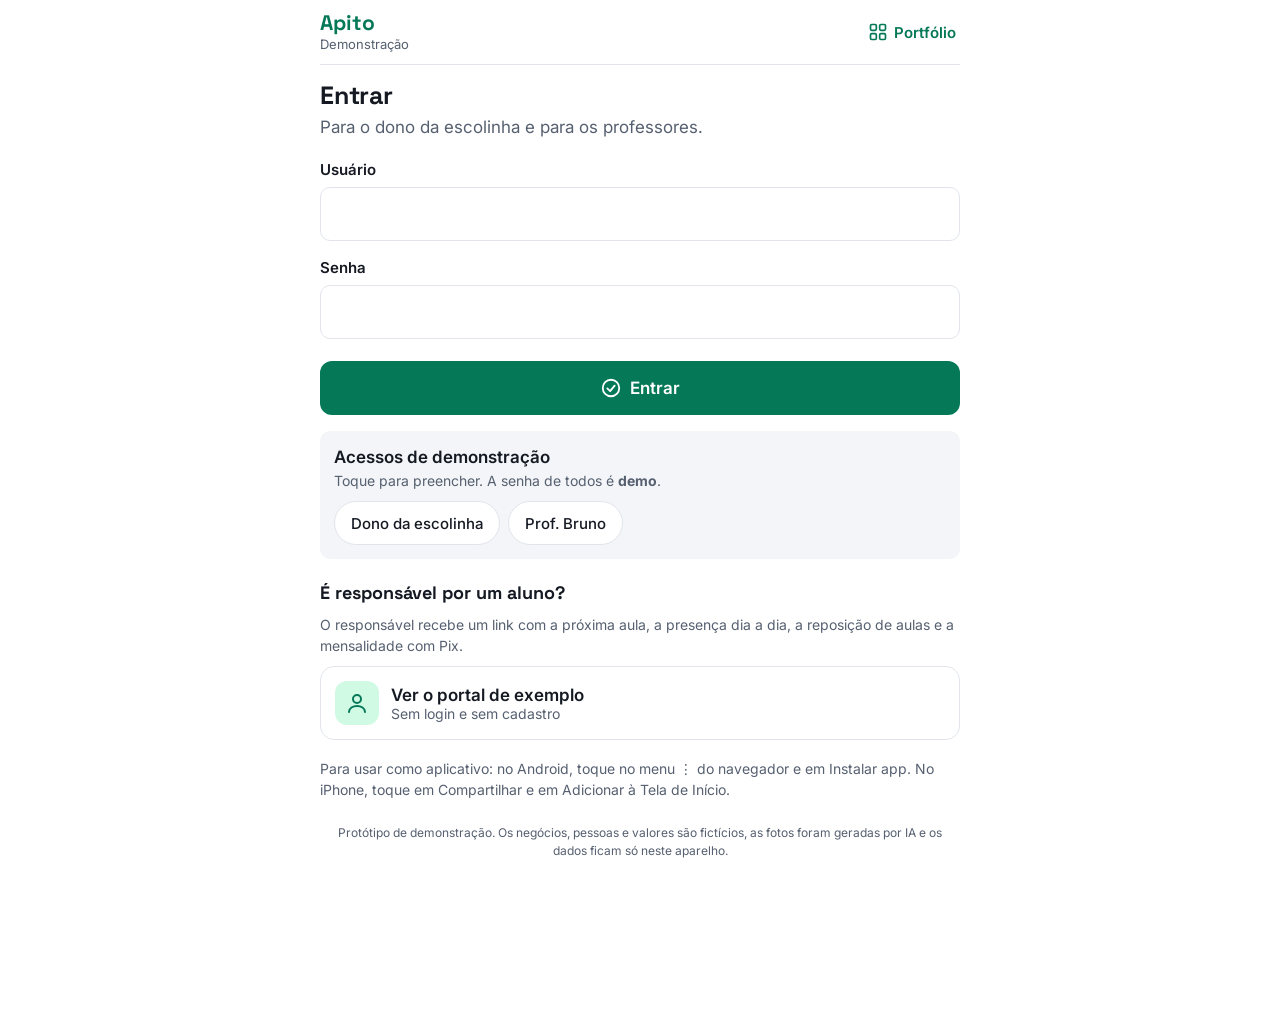
<file: apito/index.html>
<!doctype html>
<html lang="pt-BR">
<head>
<meta charset="utf-8">
<meta name="viewport" content="width=device-width,initial-scale=1,viewport-fit=cover">
<title>Apito · Demonstração</title>
<meta name="description" content="Gestão de escolinhas de esporte e dança: turmas, chamada pelo celular, aviso de falta, reposição de aula com Pix e mensalidade.">
<meta name="robots" content="noindex">
<meta name="theme-color" content="#047857">
<link rel="manifest" href="manifest.webmanifest">
<link rel="icon" href="favicon-64.png" sizes="64x64" type="image/png">
<link rel="icon" href="favicon-32.png" sizes="32x32" type="image/png">
<link rel="apple-touch-icon" href="apple-touch-icon.png">
<meta name="apple-mobile-web-app-capable" content="yes">
<meta name="apple-mobile-web-app-title" content="Apito">
<link rel="preconnect" href="https://fonts.googleapis.com">
<link rel="stylesheet" href="https://fonts.googleapis.com/css2?family=Inter:wght@400;500;600;700&family=Space+Grotesk:wght@500;600;700&display=swap">
<link rel="stylesheet" href="styles.css">
</head>
<body>
<div class="app-wrap">
<div id="app"></div>
<p class="legend-note">Protótipo de demonstração. Os negócios, pessoas e valores são fictícios, as fotos foram geradas por IA e os dados ficam só neste aparelho.</p>
<div class="toast" id="toast" hidden></div>
<dialog class="dz" id="dz"><img id="dzimg" alt="Foto ampliada"><button type="button" class="btn ghost lg" data-act="fechar">Fechar</button></dialog>
<dialog id="dlg"><div id="dlgc"></div></dialog>
</div>
<script src="shell.js"></script>
<script src="app.js"></script>
<script src="engine.js"></script>
</body>
</html>
</file>
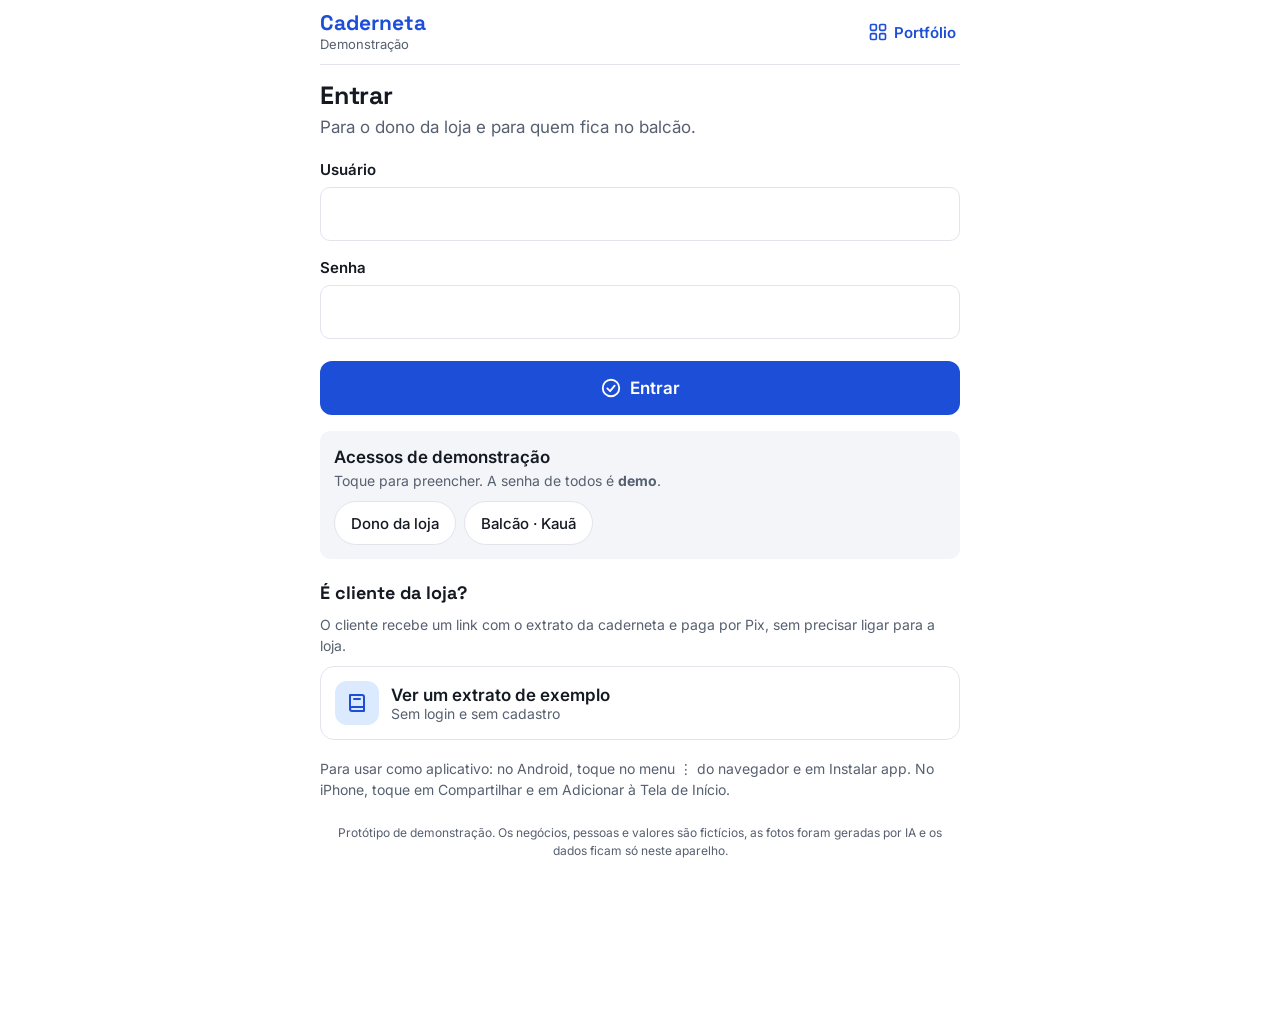
<file: caderneta/index.html>
<!doctype html>
<html lang="pt-BR">
<head>
<meta charset="utf-8">
<meta name="viewport" content="width=device-width,initial-scale=1,viewport-fit=cover">
<title>Caderneta · Demonstração</title>
<meta name="description" content="O fiado da loja de bairro no celular: quem deve, quanto, cobrança por WhatsApp e extrato por link.">
<meta name="robots" content="noindex">
<meta name="theme-color" content="#1d4ed8">
<link rel="manifest" href="manifest.webmanifest">
<link rel="icon" href="favicon-64.png" sizes="64x64" type="image/png">
<link rel="icon" href="favicon-32.png" sizes="32x32" type="image/png">
<link rel="apple-touch-icon" href="apple-touch-icon.png">
<meta name="apple-mobile-web-app-capable" content="yes">
<meta name="apple-mobile-web-app-title" content="Caderneta">
<link rel="preconnect" href="https://fonts.googleapis.com">
<link rel="stylesheet" href="https://fonts.googleapis.com/css2?family=Inter:wght@400;500;600;700&family=Space+Grotesk:wght@500;600;700&display=swap">
<link rel="stylesheet" href="styles.css">
</head>
<body>
<div class="app-wrap">
<div id="app"></div>
<p class="legend-note">Protótipo de demonstração. Os negócios, pessoas e valores são fictícios, as fotos foram geradas por IA e os dados ficam só neste aparelho.</p>
<div class="toast" id="toast" hidden></div>
<dialog class="dz" id="dz"><img id="dzimg" alt="Foto ampliada"><button type="button" class="btn ghost lg" data-act="fechar">Fechar</button></dialog>
<dialog id="dlg"><div id="dlgc"></div></dialog>
</div>
<script src="shell.js"></script>
<script src="app.js"></script>
<script src="engine.js"></script>
</body>
</html>
</file>
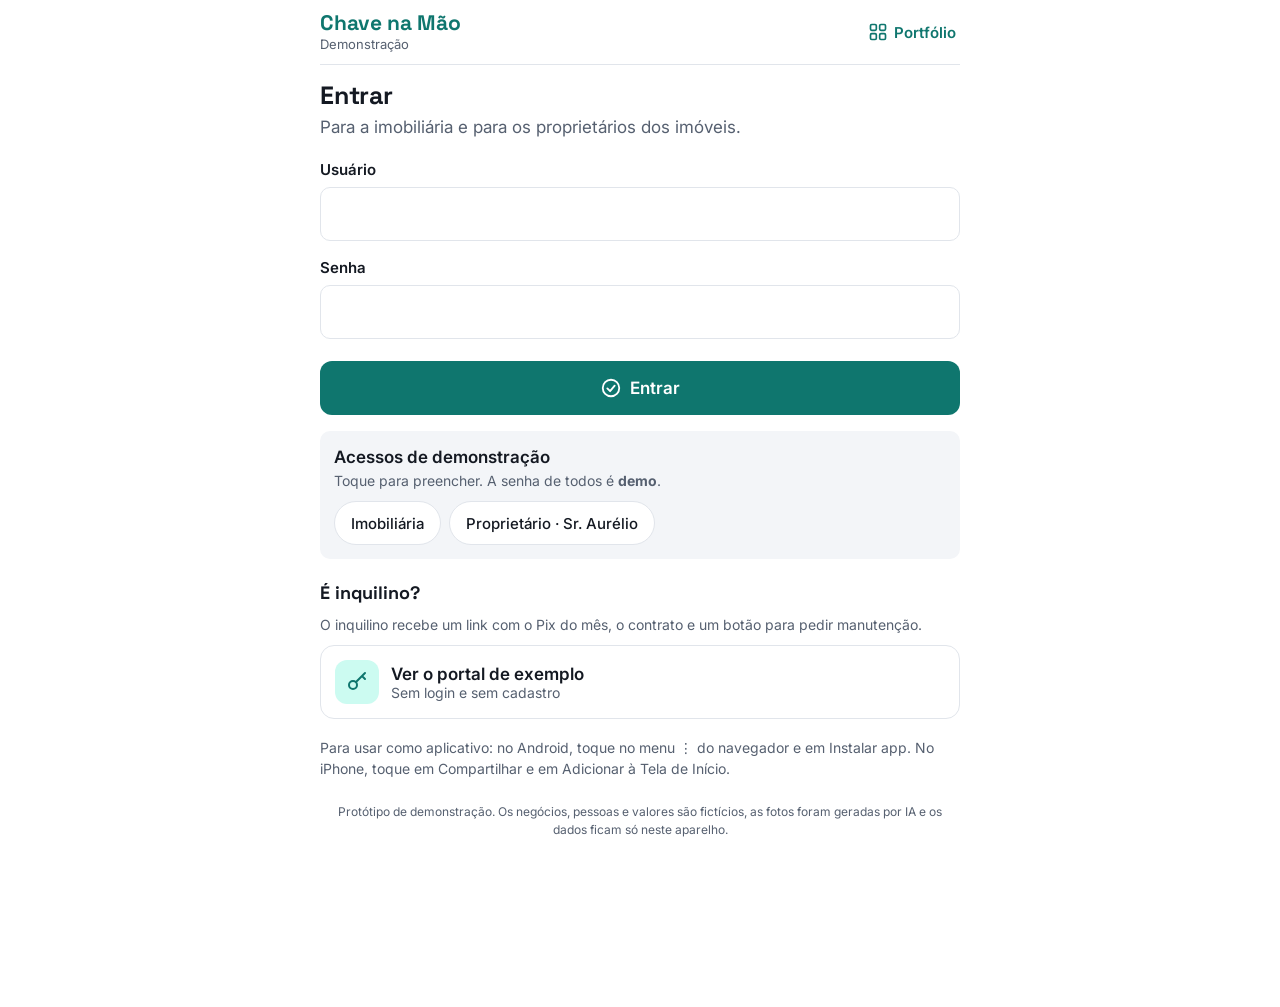
<file: chave/index.html>
<!doctype html>
<html lang="pt-BR">
<head>
<meta charset="utf-8">
<meta name="viewport" content="width=device-width,initial-scale=1,viewport-fit=cover">
<title>Chave na Mão · Demonstração</title>
<meta name="description" content="Gestão de aluguéis para imobiliárias pequenas: contratos, cobrança, repasse e portal do inquilino.">
<meta name="robots" content="noindex">
<meta name="theme-color" content="#0f766e">
<link rel="manifest" href="manifest.webmanifest">
<link rel="icon" href="favicon-64.png" sizes="64x64" type="image/png">
<link rel="icon" href="favicon-32.png" sizes="32x32" type="image/png">
<link rel="apple-touch-icon" href="apple-touch-icon.png">
<meta name="apple-mobile-web-app-capable" content="yes">
<meta name="apple-mobile-web-app-title" content="Chave na Mão">
<link rel="preconnect" href="https://fonts.googleapis.com">
<link rel="stylesheet" href="https://fonts.googleapis.com/css2?family=Inter:wght@400;500;600;700&family=Space+Grotesk:wght@500;600;700&display=swap">
<link rel="stylesheet" href="styles.css">
</head>
<body>
<div class="app-wrap">
<div id="app"></div>
<p class="legend-note">Protótipo de demonstração. Os negócios, pessoas e valores são fictícios, as fotos foram geradas por IA e os dados ficam só neste aparelho.</p>
<div class="toast" id="toast" hidden></div>
<dialog class="dz" id="dz"><img id="dzimg" alt="Foto ampliada"><button type="button" class="btn ghost lg" data-act="fechar">Fechar</button></dialog>
<dialog id="dlg"><div id="dlgc"></div></dialog>
</div>
<script src="shell.js"></script>
<script src="app.js"></script>
<script src="engine.js"></script>
</body>
</html>
</file>
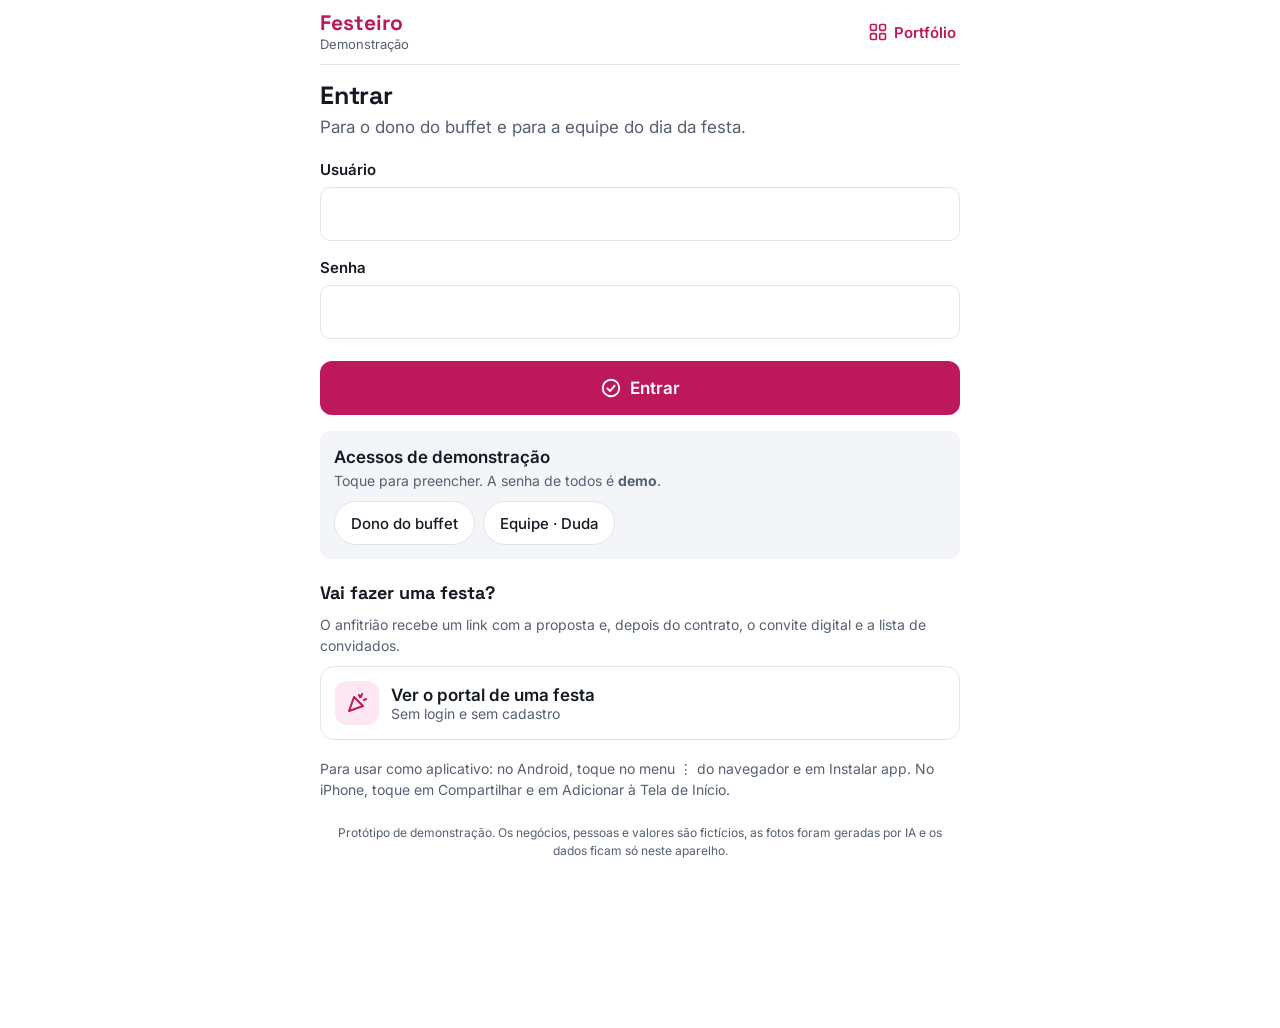
<file: festeiro/index.html>
<!doctype html>
<html lang="pt-BR">
<head>
<meta charset="utf-8">
<meta name="viewport" content="width=device-width,initial-scale=1,viewport-fit=cover">
<title>Festeiro · Demonstração</title>
<meta name="description" content="Buffet infantil e salão de festas: agenda por salão, proposta, contrato e portal do anfitrião.">
<meta name="robots" content="noindex">
<meta name="theme-color" content="#be185d">
<link rel="manifest" href="manifest.webmanifest">
<link rel="icon" href="favicon-64.png" sizes="64x64" type="image/png">
<link rel="icon" href="favicon-32.png" sizes="32x32" type="image/png">
<link rel="apple-touch-icon" href="apple-touch-icon.png">
<meta name="apple-mobile-web-app-capable" content="yes">
<meta name="apple-mobile-web-app-title" content="Festeiro">
<link rel="preconnect" href="https://fonts.googleapis.com">
<link rel="stylesheet" href="https://fonts.googleapis.com/css2?family=Inter:wght@400;500;600;700&family=Space+Grotesk:wght@500;600;700&display=swap">
<link rel="stylesheet" href="styles.css">
</head>
<body>
<div class="app-wrap">
<div id="app"></div>
<p class="legend-note">Protótipo de demonstração. Os negócios, pessoas e valores são fictícios, as fotos foram geradas por IA e os dados ficam só neste aparelho.</p>
<div class="toast" id="toast" hidden></div>
<dialog class="dz" id="dz"><img id="dzimg" alt="Foto ampliada"><button type="button" class="btn ghost lg" data-act="fechar">Fechar</button></dialog>
<dialog id="dlg"><div id="dlgc"></div></dialog>
</div>
<script src="shell.js"></script>
<script src="app.js"></script>
<script src="engine.js"></script>
</body>
</html>
</file>
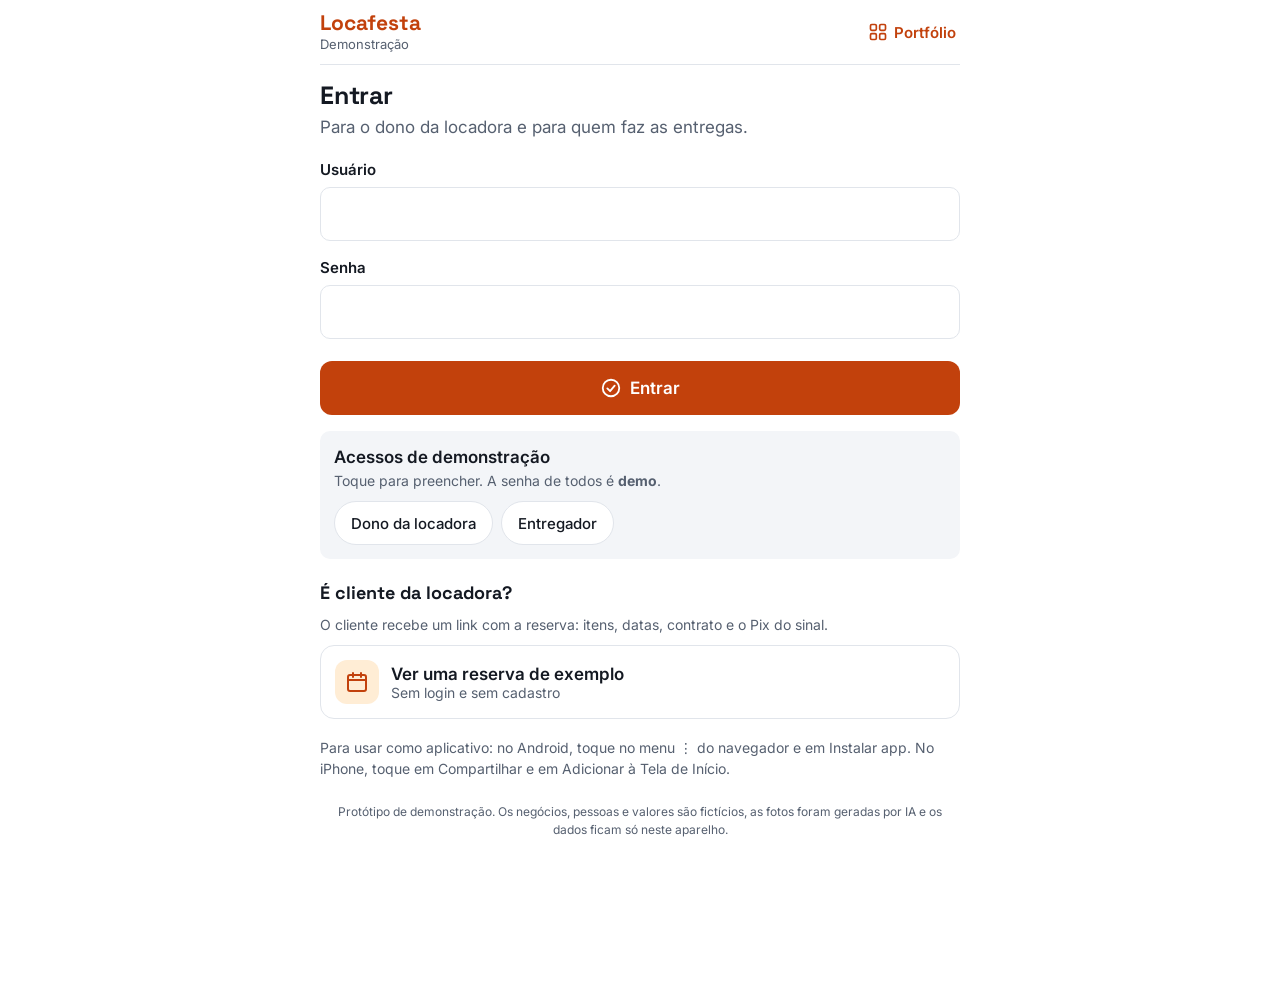
<file: locafesta/index.html>
<!doctype html>
<html lang="pt-BR">
<head>
<meta charset="utf-8">
<meta name="viewport" content="width=device-width,initial-scale=1,viewport-fit=cover">
<title>Locafesta · Demonstração</title>
<meta name="description" content="Locação de brinquedos e itens para festas: reservas com sinal, contrato e rota de entrega.">
<meta name="robots" content="noindex">
<meta name="theme-color" content="#c2410c">
<link rel="manifest" href="manifest.webmanifest">
<link rel="icon" href="favicon-64.png" sizes="64x64" type="image/png">
<link rel="icon" href="favicon-32.png" sizes="32x32" type="image/png">
<link rel="apple-touch-icon" href="apple-touch-icon.png">
<meta name="apple-mobile-web-app-capable" content="yes">
<meta name="apple-mobile-web-app-title" content="Locafesta">
<link rel="preconnect" href="https://fonts.googleapis.com">
<link rel="stylesheet" href="https://fonts.googleapis.com/css2?family=Inter:wght@400;500;600;700&family=Space+Grotesk:wght@500;600;700&display=swap">
<link rel="stylesheet" href="styles.css">
</head>
<body>
<div class="app-wrap">
<div id="app"></div>
<p class="legend-note">Protótipo de demonstração. Os negócios, pessoas e valores são fictícios, as fotos foram geradas por IA e os dados ficam só neste aparelho.</p>
<div class="toast" id="toast" hidden></div>
<dialog class="dz" id="dz"><img id="dzimg" alt="Foto ampliada"><button type="button" class="btn ghost lg" data-act="fechar">Fechar</button></dialog>
<dialog id="dlg"><div id="dlgc"></div></dialog>
</div>
<script src="shell.js"></script>
<script src="app.js"></script>
<script src="engine.js"></script>
</body>
</html>
</file>
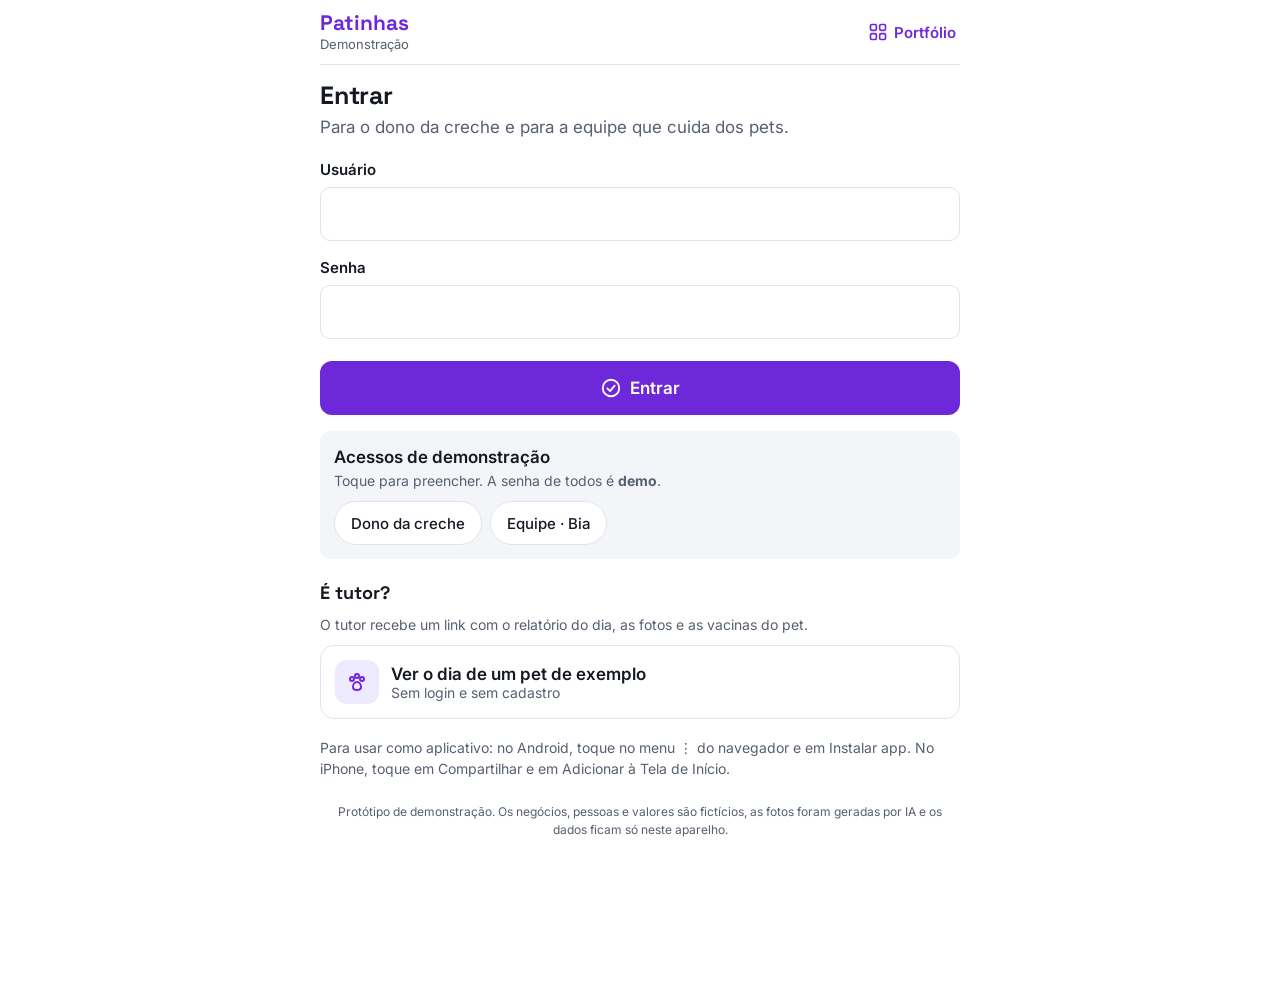
<file: patinhas/index.html>
<!doctype html>
<html lang="pt-BR">
<head>
<meta charset="utf-8">
<meta name="viewport" content="width=device-width,initial-scale=1,viewport-fit=cover">
<title>Patinhas · Demonstração</title>
<meta name="description" content="Creche, hotel e banho e tosa para pets: vagas por dia, vacinas e relatório do dia para o tutor.">
<meta name="robots" content="noindex">
<meta name="theme-color" content="#6d28d9">
<link rel="manifest" href="manifest.webmanifest">
<link rel="icon" href="favicon-64.png" sizes="64x64" type="image/png">
<link rel="icon" href="favicon-32.png" sizes="32x32" type="image/png">
<link rel="apple-touch-icon" href="apple-touch-icon.png">
<meta name="apple-mobile-web-app-capable" content="yes">
<meta name="apple-mobile-web-app-title" content="Patinhas">
<link rel="preconnect" href="https://fonts.googleapis.com">
<link rel="stylesheet" href="https://fonts.googleapis.com/css2?family=Inter:wght@400;500;600;700&family=Space+Grotesk:wght@500;600;700&display=swap">
<link rel="stylesheet" href="styles.css">
</head>
<body>
<div class="app-wrap">
<div id="app"></div>
<p class="legend-note">Protótipo de demonstração. Os negócios, pessoas e valores são fictícios, as fotos foram geradas por IA e os dados ficam só neste aparelho.</p>
<div class="toast" id="toast" hidden></div>
<dialog class="dz" id="dz"><img id="dzimg" alt="Foto ampliada"><button type="button" class="btn ghost lg" data-act="fechar">Fechar</button></dialog>
<dialog id="dlg"><div id="dlgc"></div></dialog>
</div>
<script src="shell.js"></script>
<script src="app.js"></script>
<script src="engine.js"></script>
</body>
</html>
</file>
<file: apito/styles.css>
:root{--accent:#047857;--accent-ink:#ffffff;--accent-soft:#d1fae5}
@media (prefers-color-scheme:dark){:root:not([data-theme="light"]){--accent:#6ee7b7;--accent-ink:#022c22;--accent-soft:#0f2e24}}
:root[data-theme="dark"]{--accent:#6ee7b7;--accent-ink:#022c22;--accent-soft:#0f2e24}
:root{
--page:#ffffff;--bg:#eceff3;--dot:#cdd3dc;--surface:#ffffff;--surface2:#f3f5f8;--fg:#141922;--muted:#566070;--line:#e1e5eb;--chrome:#1c212b;
--ok:#177a43;--ok-soft:#dff3e6;--warn:#8f5700;--warn-soft:#fcefd0;--bad:#b42e28;--bad-soft:#fadfdd;
--fd:'Space Grotesk',system-ui,sans-serif;--fb:'Inter',system-ui,sans-serif;
}
@media (prefers-color-scheme:dark){:root:not([data-theme="light"]){
--page:#0b0e13;--bg:#12161d;--dot:#262c37;--surface:#1a1f28;--surface2:#232934;--fg:#edf0f5;--muted:#9ca5b4;--line:#2c3340;--chrome:#343c4b;
--ok:#52c984;--ok-soft:#173a29;--warn:#e9b24d;--warn-soft:#3b2d12;--bad:#f08a84;--bad-soft:#40201f;color-scheme:dark}}
:root[data-theme="dark"]{
--page:#0b0e13;--bg:#12161d;--dot:#262c37;--surface:#1a1f28;--surface2:#232934;--fg:#edf0f5;--muted:#9ca5b4;--line:#2c3340;--chrome:#343c4b;
--ok:#52c984;--ok-soft:#173a29;--warn:#e9b24d;--warn-soft:#3b2d12;--bad:#f08a84;--bad-soft:#40201f;color-scheme:dark}
*{box-sizing:border-box}
body{margin:0;background:var(--page);color:var(--fg);font-family:var(--fb);font-size:14px;line-height:1.5;padding-block:40px 64px;padding-left:max(16px,env(safe-area-inset-left,0px));padding-right:max(16px,env(safe-area-inset-right,0px))}
.wrap{max-width:1180px;margin:0 auto;display:flex;flex-direction:column;gap:44px}
h1,h2,h3{font-family:var(--fd);margin:0;text-wrap:balance}
h1{font-size:clamp(32px,6vw,48px);line-height:1.05;letter-spacing:-.02em}
h2{font-size:22px;margin-bottom:18px}
.lead{font-size:17px;color:var(--muted);max-width:60ch;margin:12px 0 0}
.brand{font:600 12px var(--fb);letter-spacing:.08em;text-transform:uppercase;color:var(--accent);margin:0 0 10px}
.chips{display:flex;flex-wrap:wrap;gap:8px;margin-top:16px}
.chip{display:inline-block;padding:2px 9px;border-radius:999px;font-size:11px;font-weight:600;background:var(--surface2);color:var(--muted);white-space:nowrap}
.chip.acc{background:var(--accent-soft);color:var(--accent)}
.chip.ok{background:var(--ok-soft);color:var(--ok)}
.chip.warn{background:var(--warn-soft);color:var(--warn)}
.chip.bad{background:var(--bad-soft);color:var(--bad)}
.hero .chip{font-size:12px;padding:4px 12px}
.cols{display:grid;grid-template-columns:repeat(auto-fit,minmax(300px,1fr));gap:28px 40px}
.group h3{font-size:12px;text-transform:uppercase;letter-spacing:.08em;color:var(--muted);margin-bottom:14px;font-family:var(--fb);font-weight:600}
.feats{list-style:none;margin:0;padding:0;display:flex;flex-direction:column;gap:12px}
.feats li{display:flex;gap:12px;align-items:flex-start}
.feats li::before{content:"";flex:none;width:8px;height:8px;margin-top:7px;border-radius:50%;background:var(--accent)}
.later li::before{background:transparent;border:2px solid var(--muted)}
.feats div{min-width:0}
.feats b{font-weight:600}
.feats span{display:block;color:var(--muted);font-size:13px}
.canvas{background-color:var(--bg);background-image:radial-gradient(var(--dot) 1px,transparent 1px);background-size:20px 20px;border:1px solid var(--line);border-radius:16px;padding:28px;display:flex;gap:36px;align-items:flex-start;overflow-x:auto}
.fr{flex:none;display:flex;flex-direction:column;gap:10px}
.fl{font-size:12px;font-weight:600;color:var(--muted)}
.fl small{font-weight:400;margin-left:6px}
.win{width:740px;background:var(--surface);border-radius:12px;box-shadow:0 1px 2px rgba(0,0,0,.1),0 10px 30px rgba(0,0,0,.1);overflow:hidden;font-size:12px}
.wbar{display:flex;align-items:center;gap:6px;padding:9px 12px;background:var(--surface2);border-bottom:1px solid var(--line)}
.wbar i{width:9px;height:9px;border-radius:50%;background:var(--line)}
.wbar u{text-decoration:none;margin-left:10px;font-size:11px;color:var(--muted);background:var(--surface);padding:2px 12px;border-radius:6px}
.app{display:grid;grid-template-columns:140px 1fr;min-height:430px}
.side{border-right:1px solid var(--line);padding:14px 10px;display:flex;flex-direction:column;gap:2px}
.side .logo{font:700 14px var(--fd);padding:0 8px 12px;color:var(--accent)}
.side a{padding:7px 10px;border-radius:7px;color:var(--muted);font-weight:500}
.side a.on{background:var(--accent-soft);color:var(--accent);font-weight:600}
.main{padding:16px 18px;display:flex;flex-direction:column;gap:14px;min-width:0}
.mh{display:flex;justify-content:space-between;align-items:center;gap:10px;flex-wrap:wrap}
.mh b{font:600 16px var(--fd)}
.ph{width:300px;background:var(--surface);border:8px solid var(--chrome);border-radius:36px;overflow:hidden;font-size:12px}
.screen{min-height:590px;display:flex;flex-direction:column}
.status{display:flex;justify-content:space-between;padding:8px 18px 2px;font-size:10px;font-weight:600}
.appbar{padding:6px 14px 12px;display:flex;align-items:center;justify-content:space-between;gap:8px}
.abt{font:600 16px var(--fd)}
.pad{padding:0 14px;display:flex;flex-direction:column;gap:10px;flex:1}
.foot{padding:12px 14px 16px;display:flex;flex-direction:column;gap:8px;border-top:1px solid var(--line)}
.btn{display:inline-flex;align-items:center;justify-content:center;gap:6px;padding:8px 12px;border-radius:8px;background:var(--accent);color:var(--accent-ink);font-weight:600;font-size:12px;white-space:nowrap}
.btn.ghost{background:transparent;border:1px solid var(--line);color:var(--fg)}
.btn.block{display:flex;width:100%;padding:12px;font-size:13px}
.card{background:var(--surface2);border-radius:10px;padding:10px 12px}
.row{display:flex;align-items:center;gap:10px;padding:9px 0;border-bottom:1px solid var(--line)}
.row:last-child{border-bottom:0}
.grow{flex:1;min-width:0}
.t{font-weight:600}
.m{color:var(--muted);font-size:11px}
.thumb{flex:none;width:38px;height:38px;border-radius:9px;background:var(--accent-soft);color:var(--accent);display:grid;place-items:center;font:700 14px var(--fd)}
.kpis{display:grid;grid-template-columns:repeat(3,1fr);gap:10px}
.kpi{background:var(--surface2);border-radius:10px;padding:10px 12px}
.kpi b{display:block;font:700 20px var(--fd);margin-top:2px}
.bar{height:8px;border-radius:99px;background:var(--surface2);overflow:hidden}
.card .bar{background:var(--line)}
.bar>i{display:block;height:100%;background:var(--accent);border-radius:99px}
.tog{flex:none;display:flex;border:1px solid var(--line);border-radius:8px;overflow:hidden;font-weight:600;font-size:11px}
.tog span{padding:5px 9px;color:var(--muted)}
.tog .on{background:var(--ok-soft);color:var(--ok)}
.tog .off{background:var(--bad-soft);color:var(--bad)}
.photo{height:84px;border-radius:10px;background:linear-gradient(135deg,var(--accent-soft),var(--surface2));display:grid;place-items:center;color:var(--accent);font-weight:600;font-size:11px}
.gantt{display:grid;grid-template-columns:118px repeat(7,1fr);gap:8px 3px;align-items:center}
.gh{font-size:10px;font-weight:600;color:var(--muted);text-align:center}
.gl{font-weight:600;font-size:11px}
.gb{padding:4px 6px;border-radius:6px;font-size:10px;font-weight:600;white-space:nowrap;overflow:hidden;text-overflow:ellipsis}
.gb.c{background:var(--accent);color:var(--accent-ink)}
.gb.p{background:var(--warn-soft);color:var(--warn)}
.gb.m{background:var(--surface2);color:var(--muted);border:1px dashed var(--muted)}
.legend{display:flex;gap:6px;flex-wrap:wrap}
.cal{display:grid;grid-template-columns:repeat(7,1fr);gap:4px}
.cal .h{font-size:10px;font-weight:600;color:var(--muted);text-align:center}
.cal .d{min-height:62px;border-radius:7px;background:var(--surface2);padding:4px;font-size:10px;color:var(--muted);min-width:0}
.cal .d.x{background:transparent}
.ev{display:block;margin-top:2px;padding:1px 5px;border-radius:4px;background:var(--accent);color:var(--accent-ink);font-weight:600;font-size:9.5px;white-space:nowrap;overflow:hidden;text-overflow:ellipsis}
.ev.p{background:var(--warn-soft);color:var(--warn)}
.tbl .row{padding:10px 0}
.tbl .c1{flex:1.4;min-width:0}
.tbl .c2{flex:1;min-width:0}
.tbl .c3{width:76px;flex:none;text-align:right}
.tbl .c4{width:92px;flex:none;text-align:right}
.split{display:grid;grid-template-columns:1.2fr 1fr;gap:14px}
.f{display:flex;flex-direction:column;gap:3px;margin-bottom:8px}
.f label{font-size:10px;font-weight:600;color:var(--muted)}
.f div{border:1px solid var(--line);border-radius:7px;padding:7px 9px;background:var(--surface)}
.opt{display:flex;align-items:center;gap:8px;padding:6px 0}
.opt i{flex:none;width:14px;height:14px;border-radius:4px;border:1.5px solid var(--muted)}
.opt i.on{background:var(--accent);border-color:var(--accent)}
.sum{display:flex;justify-content:space-between;padding:5px 0}
.sum.tot{border-top:1px solid var(--line);margin-top:4px;padding-top:9px;font:700 15px var(--fd)}
.map{height:250px;background:var(--surface2);position:relative}
.map svg{display:block;width:100%;height:100%}
.notes{display:grid;grid-template-columns:repeat(auto-fit,minmax(250px,1fr));gap:12px}
.notes div{background:var(--surface2);border-radius:12px;padding:14px 16px}
.notes b{display:block;margin-bottom:4px;font-family:var(--fd)}
.notes span{color:var(--muted);font-size:13px}
.foot-note{color:var(--muted);font-size:12px;max-width:70ch}
@media (max-width:520px){.canvas{padding:18px;gap:28px}}
.app-wrap{max-width:640px;margin:0 auto;font-size:15px}
.app-wrap .m{font-size:12.5px}
.topbar{display:flex;align-items:center;justify-content:space-between;gap:10px;margin-bottom:12px}
.topbar .name{font:700 24px var(--fd);color:var(--accent);letter-spacing:-.01em}
.banner{background:var(--accent-soft);color:var(--accent);padding:9px 12px;border-radius:10px;font-size:12.5px;font-weight:500;margin-bottom:14px}
.tabs{display:flex;gap:6px;overflow-x:auto;padding:2px 0 8px;margin-bottom:14px}
.tab{flex:none;padding:9px 15px;border-radius:999px;border:1px solid var(--line);background:var(--page);color:var(--fg);font:600 13px var(--fb);cursor:pointer}
.tab[aria-current="page"]{background:var(--accent);color:var(--accent-ink);border-color:var(--accent)}
.h2{font:700 22px var(--fd);margin:0 0 4px;letter-spacing:-.01em}
.sub{color:var(--muted);margin:0 0 18px}
.back{background:none;border:0;color:var(--accent);font:600 14px var(--fb);cursor:pointer;padding:4px 0;margin-bottom:10px}
button.btn{border:0;font-family:var(--fb);cursor:pointer}
button.btn.ghost{border:1px solid var(--line)}
.btn:focus-visible,.tab:focus-visible,.ch:focus-visible,.path:focus-visible,.back:focus-visible,.star:focus-visible{outline:2px solid var(--accent);outline-offset:2px}
.btn[disabled]{opacity:.45;cursor:not-allowed}
.btn.lg{padding:13px 16px;font-size:14px;border-radius:10px}
.btn.block{margin-top:6px}
.path{display:flex;flex-direction:column;gap:8px;align-items:flex-start;width:100%;text-align:left;padding:18px;margin-bottom:12px;border-radius:14px;border:1px solid var(--line);background:var(--surface);color:var(--fg);font-family:var(--fb);cursor:pointer}
.path:hover{border-color:var(--accent)}
.pt{font:700 17px var(--fd)}
.pd{color:var(--muted);font-size:14px}
.fld{display:flex;flex-direction:column;gap:6px;margin-bottom:16px}
.fld label,.fld .lab{font-size:13px;font-weight:600}
.hint{font-size:12px;color:var(--muted);font-weight:400}
input[type=text],input[type=date],select,textarea{font:inherit;font-size:15px;padding:11px 12px;border-radius:10px;border:1px solid var(--line);background:var(--surface);color:var(--fg);width:100%;min-width:0}
textarea{min-height:96px;resize:vertical}
input:focus-visible,select:focus-visible,textarea:focus-visible{outline:2px solid var(--accent);outline-offset:1px}
.choices{display:flex;flex-wrap:wrap;gap:8px}
.ch{padding:9px 14px;border-radius:999px;border:1px solid var(--line);background:var(--surface);color:var(--fg);font:500 13px var(--fb);cursor:pointer}
.ch[aria-pressed="true"]{background:var(--accent-soft);border-color:var(--accent);color:var(--accent);font-weight:600}
.prop{display:flex;flex-direction:column;gap:10px;padding:16px;margin-bottom:12px;border:1px solid var(--line);border-radius:14px;background:var(--surface)}
.price{font:700 26px var(--fd);letter-spacing:-.01em}
.quote{color:var(--muted);font-size:14px;border-left:3px solid var(--line);padding-left:10px}
.sec{font:700 15px var(--fd);margin:18px 0 8px}
.stack{display:flex;flex-direction:column;gap:12px}
.opt{display:flex;align-items:center;gap:10px;padding:8px 0;font-size:14px}
.opt input{width:18px;height:18px;flex:none}
.star{width:44px;height:44px;border-radius:10px;border:1px solid var(--line);background:var(--surface);color:var(--muted);font-size:20px;cursor:pointer}
.star[aria-pressed="true"]{background:var(--warn-soft);color:var(--warn);border-color:var(--warn)}
.toast{position:fixed;left:50%;bottom:calc(20px + env(safe-area-inset-bottom,0px));transform:translateX(-50%);background:var(--fg);color:var(--page);padding:11px 16px;border-radius:10px;font-weight:600;font-size:13px;z-index:30;max-width:calc(100vw - 32px);text-align:center}
dialog{border:0;border-radius:16px;padding:18px;width:min(520px,calc(100vw - 24px));background:var(--surface);color:var(--fg);box-shadow:0 20px 60px rgba(0,0,0,.35);font-size:15px}
dialog::backdrop{background:rgba(0,0,0,.5)}
.dbtns{display:flex;gap:8px;margin-top:6px}
.dbtns .btn{flex:1}
.out{font:13px/1.5 var(--fb);min-height:160px}
.grid2{display:grid;grid-template-columns:1fr 1fr;gap:10px}
.grid3{display:grid;grid-template-columns:repeat(3,1fr);gap:8px}
.app-wrap .kpi b{font-size:22px}
.app-wrap .row{padding:11px 0}
.app-wrap .card{padding:14px}
.legend-note{font-size:12px;color:var(--muted);margin-top:24px;text-align:center}
@media (max-width:420px){.grid3{grid-template-columns:1fr 1fr}.app-wrap .kpi b{font-size:19px}}
.gal{display:grid;grid-template-columns:repeat(2,1fr);gap:8px;margin:8px 0}
.gb{position:relative;display:block;padding:0;border:0;background:none;border-radius:10px;overflow:hidden;cursor:zoom-in;min-width:0}
.gb img{width:100%;aspect-ratio:3/2;object-fit:cover;display:block;max-width:100%}
.gb .rm{position:absolute;top:6px;right:6px;width:32px;height:32px;border-radius:999px;border:0;background:rgba(0,0,0,.65);color:#fff;font-size:18px;cursor:pointer}
.gb:focus-visible,.rm:focus-visible{outline:2px solid var(--accent);outline-offset:2px}
dialog.dz{padding:10px;width:min(720px,calc(100vw - 16px))}
dialog.dz img{width:100%;border-radius:10px;display:block;max-height:75vh;object-fit:contain}
dialog.dz .btn{width:100%;margin-top:8px}
.app-wrap{font-size:17px;padding-bottom:92px}
.app-wrap .m{font-size:14px}
.hint{font-size:13px}
.app-wrap .btn{display:inline-flex;align-items:center;justify-content:center;gap:8px;min-height:50px;font-size:16px;border-radius:12px;padding:12px 16px}
.app-wrap .btn.lg{min-height:54px;font-size:17px}
.app-wrap .btn svg,.back svg{flex:none}
.back{display:inline-flex;align-items:center;gap:6px;font-size:16px;min-height:44px}
.h2{font-size:25px}
input[type=text],input[type=date],select,textarea{font-size:17px;padding:13px 14px}
.fld label,.fld .lab{font-size:15px}
.ch{font-size:15px;padding:11px 16px;min-height:44px}
.pt{display:flex;align-items:center;gap:10px;font-size:19px}
.pt .ico{display:inline-flex;width:42px;height:42px;border-radius:12px;background:var(--accent-soft);color:var(--accent);align-items:center;justify-content:center;flex:none}
.pd{font-size:15.5px}
.nav{position:fixed;left:0;right:0;bottom:0;display:flex;gap:2px;background:var(--page);border-top:1px solid var(--line);padding:6px max(6px,env(safe-area-inset-right,0px)) calc(6px + env(safe-area-inset-bottom,0px)) max(6px,env(safe-area-inset-left,0px));z-index:20}
.nav button{flex:1;min-width:0;display:flex;flex-direction:column;align-items:center;justify-content:center;gap:3px;border:0;background:none;color:var(--muted);font:600 12px var(--fb);padding:6px 2px;border-radius:12px;cursor:pointer;min-height:58px}
.nav button[aria-current="page"]{color:var(--accent);background:var(--accent-soft)}
.nav button:focus-visible{outline:2px solid var(--accent);outline-offset:-2px}
.toast{bottom:calc(88px + env(safe-area-inset-bottom,0px))}
.bigact{display:flex;align-items:center;gap:12px;width:100%;text-align:left;padding:14px;margin-bottom:10px;border-radius:14px;border:1px solid var(--line);background:var(--surface);color:var(--fg);font:600 17px var(--fb);cursor:pointer;min-height:64px}
.bigact .ico{display:inline-flex;width:44px;height:44px;border-radius:12px;background:var(--accent-soft);color:var(--accent);align-items:center;justify-content:center;flex:none}
.bigact small{display:block;font:400 14px var(--fb);color:var(--muted)}
.sec{font-size:18px;margin:22px 0 10px}
.opt2{display:flex;justify-content:space-between;align-items:center;gap:10px;width:100%;text-align:left;padding:13px 14px;border-radius:12px;border:1.5px solid var(--line);background:var(--surface);color:var(--fg);font:500 16px var(--fb);cursor:pointer;min-height:56px}
.opt2 span{color:var(--muted);font-size:14px}
.opt2[aria-pressed="true"]{border-color:var(--accent);background:var(--accent-soft)}
.opt2[aria-pressed="true"] span{color:var(--accent)}
.stepper{display:flex;gap:10px;align-items:stretch}
.stepper .btn{width:64px;font-size:28px;padding:0}
.stepper input{text-align:center;font:700 26px var(--fd);flex:1;min-width:0}
#dlg .bigact{margin-bottom:8px}
.ib{position:relative;display:inline-flex}
.bdg{position:absolute;top:-6px;right:-10px;min-width:18px;height:18px;padding:0 5px;border-radius:999px;background:var(--bad);color:#fff;font:700 11px/18px var(--fb);text-align:center;font-style:normal}

body{padding-top:0}
body::before{content:"";position:fixed;inset:0 0 auto;height:env(safe-area-inset-top,0px);background:var(--page);z-index:26}
.sh-bar{position:sticky;top:env(safe-area-inset-top,0px);z-index:25;display:flex;align-items:center;gap:10px;background:var(--page);padding:10px 0;margin-bottom:14px;border-bottom:1px solid var(--line)}
.sh-t{flex:1;min-width:0;display:flex;flex-direction:column}
.sh-t b{font:700 21px var(--fd);color:var(--accent);line-height:1.15}
.sh-t small{color:var(--muted);font-size:13px;line-height:1.3}
.sh-ic{width:44px;height:44px;border-radius:12px;border:1px solid var(--line);background:var(--surface);color:var(--fg);display:inline-flex;align-items:center;justify-content:center;cursor:pointer;flex:none}
.sh-av{width:44px;height:44px;border-radius:999px;border:0;background:var(--accent);color:var(--accent-ink);font:700 15px var(--fb);cursor:pointer;flex:none}
.sh-menu{position:absolute;right:0;top:calc(100% + 6px);width:min(300px,calc(100vw - 32px));background:var(--surface);border:1px solid var(--line);border-radius:14px;box-shadow:0 14px 40px rgba(0,0,0,.2);padding:6px;display:flex;flex-direction:column;z-index:30}
.sh-who{padding:10px 12px 12px;border-bottom:1px solid var(--line);margin-bottom:4px}
.sh-who b{display:block;font-size:16px}
.sh-who small{color:var(--muted);font-size:13px}
.sh-it{display:flex;align-items:center;gap:12px;width:100%;min-height:48px;padding:10px 12px;border:0;border-radius:10px;background:none;color:var(--fg);font:500 16px var(--fb);text-align:left;cursor:pointer;text-decoration:none}
.sh-it:hover{background:var(--surface2)}
.sh-out{color:var(--bad);font-weight:600}
.sh-link{display:inline-flex;align-items:center;gap:6px;min-height:44px;padding:0 4px;font:600 15px var(--fb);color:var(--accent);text-decoration:none}
.sh-ic:focus-visible,.sh-av:focus-visible,.sh-it:focus-visible,.sh-link:focus-visible{outline:2px solid var(--accent);outline-offset:2px}
.sh-hide{display:none!important}
img{max-width:100%}[hidden]{display:none!important}
a.btn,a.bigact{text-decoration:none}
input[type=password]{font:inherit;font-size:17px;padding:13px 14px;border-radius:10px;border:1px solid var(--line);background:var(--surface);color:var(--fg);width:100%;min-width:0}
input[type=password]:focus-visible{outline:2px solid var(--accent);outline-offset:1px}
.opbtn{border:1px solid var(--line);background:var(--surface);color:var(--fg);border-radius:999px;padding:8px 14px;min-height:40px;font:600 14px var(--fb);cursor:pointer;display:inline-flex;align-items:center;gap:6px}
.opbtn:focus-visible{outline:2px solid var(--accent);outline-offset:2px}

.dcard{flex-direction:row!important;align-items:center!important;gap:12px!important}
.dcard .thumb{width:64px;height:64px;border-radius:12px;object-fit:cover;flex:none}
.dc{display:flex;flex-direction:column;gap:4px;min-width:0;flex:1}
.dcard .tico{display:inline-flex;width:48px;height:48px;border-radius:12px;align-items:center;justify-content:center;flex:none;background:var(--accent-soft);color:var(--accent)}
.vis{display:flex;gap:12px;align-items:flex-start;width:100%}.vis>div{min-width:0;flex:1}
.hr{font:700 22px var(--fd);flex:none;min-width:28px}
.tt{font:600 17px var(--fb)}
.line{display:flex;justify-content:space-between;gap:12px;padding:9px 0;border-bottom:1px solid var(--line);font-size:15.5px}.line span{min-width:0}.line b{flex:none;text-align:right;max-width:60%}
.tot{display:flex;justify-content:space-between;gap:12px;font:700 22px var(--fd);padding-top:12px}
.row2{display:flex;gap:8px;flex-wrap:wrap;margin-top:10px}.row2 .btn{flex:1 1 140px}
.pimg{width:100%;aspect-ratio:3/2;object-fit:cover;border-radius:14px;display:block;max-width:100%;margin-bottom:12px}
.app-wrap .btn{white-space:normal;text-align:center}
.tog{display:flex;gap:6px}.tog button{min-height:44px;padding:0 12px;border-radius:10px;border:1.5px solid var(--line);background:var(--surface);color:var(--fg);font:600 14px var(--fb);cursor:pointer}
.tog button[aria-pressed="true"].y{background:var(--ok-soft);border-color:var(--ok);color:var(--ok)}
.tog button[aria-pressed="true"].n{background:var(--bad-soft);border-color:var(--bad);color:var(--bad)}
.tog button:focus-visible{outline:2px solid var(--accent);outline-offset:2px}
.bar{height:10px;border-radius:99px;background:var(--line);overflow:hidden}.bar i{display:block;height:100%;background:var(--accent);border-radius:99px}
</file>
<file: caderneta/styles.css>
:root{--accent:#1d4ed8;--accent-ink:#ffffff;--accent-soft:#dbeafe}
@media (prefers-color-scheme:dark){:root:not([data-theme="light"]){--accent:#93c5fd;--accent-ink:#172554;--accent-soft:#16213f}}
:root[data-theme="dark"]{--accent:#93c5fd;--accent-ink:#172554;--accent-soft:#16213f}
:root{
--page:#ffffff;--bg:#eceff3;--dot:#cdd3dc;--surface:#ffffff;--surface2:#f3f5f8;--fg:#141922;--muted:#566070;--line:#e1e5eb;--chrome:#1c212b;
--ok:#177a43;--ok-soft:#dff3e6;--warn:#8f5700;--warn-soft:#fcefd0;--bad:#b42e28;--bad-soft:#fadfdd;
--fd:'Space Grotesk',system-ui,sans-serif;--fb:'Inter',system-ui,sans-serif;
}
@media (prefers-color-scheme:dark){:root:not([data-theme="light"]){
--page:#0b0e13;--bg:#12161d;--dot:#262c37;--surface:#1a1f28;--surface2:#232934;--fg:#edf0f5;--muted:#9ca5b4;--line:#2c3340;--chrome:#343c4b;
--ok:#52c984;--ok-soft:#173a29;--warn:#e9b24d;--warn-soft:#3b2d12;--bad:#f08a84;--bad-soft:#40201f;color-scheme:dark}}
:root[data-theme="dark"]{
--page:#0b0e13;--bg:#12161d;--dot:#262c37;--surface:#1a1f28;--surface2:#232934;--fg:#edf0f5;--muted:#9ca5b4;--line:#2c3340;--chrome:#343c4b;
--ok:#52c984;--ok-soft:#173a29;--warn:#e9b24d;--warn-soft:#3b2d12;--bad:#f08a84;--bad-soft:#40201f;color-scheme:dark}
*{box-sizing:border-box}
body{margin:0;background:var(--page);color:var(--fg);font-family:var(--fb);font-size:14px;line-height:1.5;padding-block:40px 64px;padding-left:max(16px,env(safe-area-inset-left,0px));padding-right:max(16px,env(safe-area-inset-right,0px))}
.wrap{max-width:1180px;margin:0 auto;display:flex;flex-direction:column;gap:44px}
h1,h2,h3{font-family:var(--fd);margin:0;text-wrap:balance}
h1{font-size:clamp(32px,6vw,48px);line-height:1.05;letter-spacing:-.02em}
h2{font-size:22px;margin-bottom:18px}
.lead{font-size:17px;color:var(--muted);max-width:60ch;margin:12px 0 0}
.brand{font:600 12px var(--fb);letter-spacing:.08em;text-transform:uppercase;color:var(--accent);margin:0 0 10px}
.chips{display:flex;flex-wrap:wrap;gap:8px;margin-top:16px}
.chip{display:inline-block;padding:2px 9px;border-radius:999px;font-size:11px;font-weight:600;background:var(--surface2);color:var(--muted);white-space:nowrap}
.chip.acc{background:var(--accent-soft);color:var(--accent)}
.chip.ok{background:var(--ok-soft);color:var(--ok)}
.chip.warn{background:var(--warn-soft);color:var(--warn)}
.chip.bad{background:var(--bad-soft);color:var(--bad)}
.hero .chip{font-size:12px;padding:4px 12px}
.cols{display:grid;grid-template-columns:repeat(auto-fit,minmax(300px,1fr));gap:28px 40px}
.group h3{font-size:12px;text-transform:uppercase;letter-spacing:.08em;color:var(--muted);margin-bottom:14px;font-family:var(--fb);font-weight:600}
.feats{list-style:none;margin:0;padding:0;display:flex;flex-direction:column;gap:12px}
.feats li{display:flex;gap:12px;align-items:flex-start}
.feats li::before{content:"";flex:none;width:8px;height:8px;margin-top:7px;border-radius:50%;background:var(--accent)}
.later li::before{background:transparent;border:2px solid var(--muted)}
.feats div{min-width:0}
.feats b{font-weight:600}
.feats span{display:block;color:var(--muted);font-size:13px}
.canvas{background-color:var(--bg);background-image:radial-gradient(var(--dot) 1px,transparent 1px);background-size:20px 20px;border:1px solid var(--line);border-radius:16px;padding:28px;display:flex;gap:36px;align-items:flex-start;overflow-x:auto}
.fr{flex:none;display:flex;flex-direction:column;gap:10px}
.fl{font-size:12px;font-weight:600;color:var(--muted)}
.fl small{font-weight:400;margin-left:6px}
.win{width:740px;background:var(--surface);border-radius:12px;box-shadow:0 1px 2px rgba(0,0,0,.1),0 10px 30px rgba(0,0,0,.1);overflow:hidden;font-size:12px}
.wbar{display:flex;align-items:center;gap:6px;padding:9px 12px;background:var(--surface2);border-bottom:1px solid var(--line)}
.wbar i{width:9px;height:9px;border-radius:50%;background:var(--line)}
.wbar u{text-decoration:none;margin-left:10px;font-size:11px;color:var(--muted);background:var(--surface);padding:2px 12px;border-radius:6px}
.app{display:grid;grid-template-columns:140px 1fr;min-height:430px}
.side{border-right:1px solid var(--line);padding:14px 10px;display:flex;flex-direction:column;gap:2px}
.side .logo{font:700 14px var(--fd);padding:0 8px 12px;color:var(--accent)}
.side a{padding:7px 10px;border-radius:7px;color:var(--muted);font-weight:500}
.side a.on{background:var(--accent-soft);color:var(--accent);font-weight:600}
.main{padding:16px 18px;display:flex;flex-direction:column;gap:14px;min-width:0}
.mh{display:flex;justify-content:space-between;align-items:center;gap:10px;flex-wrap:wrap}
.mh b{font:600 16px var(--fd)}
.ph{width:300px;background:var(--surface);border:8px solid var(--chrome);border-radius:36px;overflow:hidden;font-size:12px}
.screen{min-height:590px;display:flex;flex-direction:column}
.status{display:flex;justify-content:space-between;padding:8px 18px 2px;font-size:10px;font-weight:600}
.appbar{padding:6px 14px 12px;display:flex;align-items:center;justify-content:space-between;gap:8px}
.abt{font:600 16px var(--fd)}
.pad{padding:0 14px;display:flex;flex-direction:column;gap:10px;flex:1}
.foot{padding:12px 14px 16px;display:flex;flex-direction:column;gap:8px;border-top:1px solid var(--line)}
.btn{display:inline-flex;align-items:center;justify-content:center;gap:6px;padding:8px 12px;border-radius:8px;background:var(--accent);color:var(--accent-ink);font-weight:600;font-size:12px;white-space:nowrap}
.btn.ghost{background:transparent;border:1px solid var(--line);color:var(--fg)}
.btn.block{display:flex;width:100%;padding:12px;font-size:13px}
.card{background:var(--surface2);border-radius:10px;padding:10px 12px}
.row{display:flex;align-items:center;gap:10px;padding:9px 0;border-bottom:1px solid var(--line)}
.row:last-child{border-bottom:0}
.grow{flex:1;min-width:0}
.t{font-weight:600}
.m{color:var(--muted);font-size:11px}
.thumb{flex:none;width:38px;height:38px;border-radius:9px;background:var(--accent-soft);color:var(--accent);display:grid;place-items:center;font:700 14px var(--fd)}
.kpis{display:grid;grid-template-columns:repeat(3,1fr);gap:10px}
.kpi{background:var(--surface2);border-radius:10px;padding:10px 12px}
.kpi b{display:block;font:700 20px var(--fd);margin-top:2px}
.bar{height:8px;border-radius:99px;background:var(--surface2);overflow:hidden}
.card .bar{background:var(--line)}
.bar>i{display:block;height:100%;background:var(--accent);border-radius:99px}
.tog{flex:none;display:flex;border:1px solid var(--line);border-radius:8px;overflow:hidden;font-weight:600;font-size:11px}
.tog span{padding:5px 9px;color:var(--muted)}
.tog .on{background:var(--ok-soft);color:var(--ok)}
.tog .off{background:var(--bad-soft);color:var(--bad)}
.photo{height:84px;border-radius:10px;background:linear-gradient(135deg,var(--accent-soft),var(--surface2));display:grid;place-items:center;color:var(--accent);font-weight:600;font-size:11px}
.gantt{display:grid;grid-template-columns:118px repeat(7,1fr);gap:8px 3px;align-items:center}
.gh{font-size:10px;font-weight:600;color:var(--muted);text-align:center}
.gl{font-weight:600;font-size:11px}
.gb{padding:4px 6px;border-radius:6px;font-size:10px;font-weight:600;white-space:nowrap;overflow:hidden;text-overflow:ellipsis}
.gb.c{background:var(--accent);color:var(--accent-ink)}
.gb.p{background:var(--warn-soft);color:var(--warn)}
.gb.m{background:var(--surface2);color:var(--muted);border:1px dashed var(--muted)}
.legend{display:flex;gap:6px;flex-wrap:wrap}
.cal{display:grid;grid-template-columns:repeat(7,1fr);gap:4px}
.cal .h{font-size:10px;font-weight:600;color:var(--muted);text-align:center}
.cal .d{min-height:62px;border-radius:7px;background:var(--surface2);padding:4px;font-size:10px;color:var(--muted);min-width:0}
.cal .d.x{background:transparent}
.ev{display:block;margin-top:2px;padding:1px 5px;border-radius:4px;background:var(--accent);color:var(--accent-ink);font-weight:600;font-size:9.5px;white-space:nowrap;overflow:hidden;text-overflow:ellipsis}
.ev.p{background:var(--warn-soft);color:var(--warn)}
.tbl .row{padding:10px 0}
.tbl .c1{flex:1.4;min-width:0}
.tbl .c2{flex:1;min-width:0}
.tbl .c3{width:76px;flex:none;text-align:right}
.tbl .c4{width:92px;flex:none;text-align:right}
.split{display:grid;grid-template-columns:1.2fr 1fr;gap:14px}
.f{display:flex;flex-direction:column;gap:3px;margin-bottom:8px}
.f label{font-size:10px;font-weight:600;color:var(--muted)}
.f div{border:1px solid var(--line);border-radius:7px;padding:7px 9px;background:var(--surface)}
.opt{display:flex;align-items:center;gap:8px;padding:6px 0}
.opt i{flex:none;width:14px;height:14px;border-radius:4px;border:1.5px solid var(--muted)}
.opt i.on{background:var(--accent);border-color:var(--accent)}
.sum{display:flex;justify-content:space-between;padding:5px 0}
.sum.tot{border-top:1px solid var(--line);margin-top:4px;padding-top:9px;font:700 15px var(--fd)}
.map{height:250px;background:var(--surface2);position:relative}
.map svg{display:block;width:100%;height:100%}
.notes{display:grid;grid-template-columns:repeat(auto-fit,minmax(250px,1fr));gap:12px}
.notes div{background:var(--surface2);border-radius:12px;padding:14px 16px}
.notes b{display:block;margin-bottom:4px;font-family:var(--fd)}
.notes span{color:var(--muted);font-size:13px}
.foot-note{color:var(--muted);font-size:12px;max-width:70ch}
@media (max-width:520px){.canvas{padding:18px;gap:28px}}
.app-wrap{max-width:640px;margin:0 auto;font-size:15px}
.app-wrap .m{font-size:12.5px}
.topbar{display:flex;align-items:center;justify-content:space-between;gap:10px;margin-bottom:12px}
.topbar .name{font:700 24px var(--fd);color:var(--accent);letter-spacing:-.01em}
.banner{background:var(--accent-soft);color:var(--accent);padding:9px 12px;border-radius:10px;font-size:12.5px;font-weight:500;margin-bottom:14px}
.tabs{display:flex;gap:6px;overflow-x:auto;padding:2px 0 8px;margin-bottom:14px}
.tab{flex:none;padding:9px 15px;border-radius:999px;border:1px solid var(--line);background:var(--page);color:var(--fg);font:600 13px var(--fb);cursor:pointer}
.tab[aria-current="page"]{background:var(--accent);color:var(--accent-ink);border-color:var(--accent)}
.h2{font:700 22px var(--fd);margin:0 0 4px;letter-spacing:-.01em}
.sub{color:var(--muted);margin:0 0 18px}
.back{background:none;border:0;color:var(--accent);font:600 14px var(--fb);cursor:pointer;padding:4px 0;margin-bottom:10px}
button.btn{border:0;font-family:var(--fb);cursor:pointer}
button.btn.ghost{border:1px solid var(--line)}
.btn:focus-visible,.tab:focus-visible,.ch:focus-visible,.path:focus-visible,.back:focus-visible,.star:focus-visible{outline:2px solid var(--accent);outline-offset:2px}
.btn[disabled]{opacity:.45;cursor:not-allowed}
.btn.lg{padding:13px 16px;font-size:14px;border-radius:10px}
.btn.block{margin-top:6px}
.path{display:flex;flex-direction:column;gap:8px;align-items:flex-start;width:100%;text-align:left;padding:18px;margin-bottom:12px;border-radius:14px;border:1px solid var(--line);background:var(--surface);color:var(--fg);font-family:var(--fb);cursor:pointer}
.path:hover{border-color:var(--accent)}
.pt{font:700 17px var(--fd)}
.pd{color:var(--muted);font-size:14px}
.fld{display:flex;flex-direction:column;gap:6px;margin-bottom:16px}
.fld label,.fld .lab{font-size:13px;font-weight:600}
.hint{font-size:12px;color:var(--muted);font-weight:400}
input[type=text],input[type=date],select,textarea{font:inherit;font-size:15px;padding:11px 12px;border-radius:10px;border:1px solid var(--line);background:var(--surface);color:var(--fg);width:100%;min-width:0}
textarea{min-height:96px;resize:vertical}
input:focus-visible,select:focus-visible,textarea:focus-visible{outline:2px solid var(--accent);outline-offset:1px}
.choices{display:flex;flex-wrap:wrap;gap:8px}
.ch{padding:9px 14px;border-radius:999px;border:1px solid var(--line);background:var(--surface);color:var(--fg);font:500 13px var(--fb);cursor:pointer}
.ch[aria-pressed="true"]{background:var(--accent-soft);border-color:var(--accent);color:var(--accent);font-weight:600}
.prop{display:flex;flex-direction:column;gap:10px;padding:16px;margin-bottom:12px;border:1px solid var(--line);border-radius:14px;background:var(--surface)}
.price{font:700 26px var(--fd);letter-spacing:-.01em}
.quote{color:var(--muted);font-size:14px;border-left:3px solid var(--line);padding-left:10px}
.sec{font:700 15px var(--fd);margin:18px 0 8px}
.stack{display:flex;flex-direction:column;gap:12px}
.opt{display:flex;align-items:center;gap:10px;padding:8px 0;font-size:14px}
.opt input{width:18px;height:18px;flex:none}
.star{width:44px;height:44px;border-radius:10px;border:1px solid var(--line);background:var(--surface);color:var(--muted);font-size:20px;cursor:pointer}
.star[aria-pressed="true"]{background:var(--warn-soft);color:var(--warn);border-color:var(--warn)}
.toast{position:fixed;left:50%;bottom:calc(20px + env(safe-area-inset-bottom,0px));transform:translateX(-50%);background:var(--fg);color:var(--page);padding:11px 16px;border-radius:10px;font-weight:600;font-size:13px;z-index:30;max-width:calc(100vw - 32px);text-align:center}
dialog{border:0;border-radius:16px;padding:18px;width:min(520px,calc(100vw - 24px));background:var(--surface);color:var(--fg);box-shadow:0 20px 60px rgba(0,0,0,.35);font-size:15px}
dialog::backdrop{background:rgba(0,0,0,.5)}
.dbtns{display:flex;gap:8px;margin-top:6px}
.dbtns .btn{flex:1}
.out{font:13px/1.5 var(--fb);min-height:160px}
.grid2{display:grid;grid-template-columns:1fr 1fr;gap:10px}
.grid3{display:grid;grid-template-columns:repeat(3,1fr);gap:8px}
.app-wrap .kpi b{font-size:22px}
.app-wrap .row{padding:11px 0}
.app-wrap .card{padding:14px}
.legend-note{font-size:12px;color:var(--muted);margin-top:24px;text-align:center}
@media (max-width:420px){.grid3{grid-template-columns:1fr 1fr}.app-wrap .kpi b{font-size:19px}}
.gal{display:grid;grid-template-columns:repeat(2,1fr);gap:8px;margin:8px 0}
.gb{position:relative;display:block;padding:0;border:0;background:none;border-radius:10px;overflow:hidden;cursor:zoom-in;min-width:0}
.gb img{width:100%;aspect-ratio:3/2;object-fit:cover;display:block;max-width:100%}
.gb .rm{position:absolute;top:6px;right:6px;width:32px;height:32px;border-radius:999px;border:0;background:rgba(0,0,0,.65);color:#fff;font-size:18px;cursor:pointer}
.gb:focus-visible,.rm:focus-visible{outline:2px solid var(--accent);outline-offset:2px}
dialog.dz{padding:10px;width:min(720px,calc(100vw - 16px))}
dialog.dz img{width:100%;border-radius:10px;display:block;max-height:75vh;object-fit:contain}
dialog.dz .btn{width:100%;margin-top:8px}
.app-wrap{font-size:17px;padding-bottom:92px}
.app-wrap .m{font-size:14px}
.hint{font-size:13px}
.app-wrap .btn{display:inline-flex;align-items:center;justify-content:center;gap:8px;min-height:50px;font-size:16px;border-radius:12px;padding:12px 16px}
.app-wrap .btn.lg{min-height:54px;font-size:17px}
.app-wrap .btn svg,.back svg{flex:none}
.back{display:inline-flex;align-items:center;gap:6px;font-size:16px;min-height:44px}
.h2{font-size:25px}
input[type=text],input[type=date],select,textarea{font-size:17px;padding:13px 14px}
.fld label,.fld .lab{font-size:15px}
.ch{font-size:15px;padding:11px 16px;min-height:44px}
.pt{display:flex;align-items:center;gap:10px;font-size:19px}
.pt .ico{display:inline-flex;width:42px;height:42px;border-radius:12px;background:var(--accent-soft);color:var(--accent);align-items:center;justify-content:center;flex:none}
.pd{font-size:15.5px}
.nav{position:fixed;left:0;right:0;bottom:0;display:flex;gap:2px;background:var(--page);border-top:1px solid var(--line);padding:6px max(6px,env(safe-area-inset-right,0px)) calc(6px + env(safe-area-inset-bottom,0px)) max(6px,env(safe-area-inset-left,0px));z-index:20}
.nav button{flex:1;min-width:0;display:flex;flex-direction:column;align-items:center;justify-content:center;gap:3px;border:0;background:none;color:var(--muted);font:600 12px var(--fb);padding:6px 2px;border-radius:12px;cursor:pointer;min-height:58px}
.nav button[aria-current="page"]{color:var(--accent);background:var(--accent-soft)}
.nav button:focus-visible{outline:2px solid var(--accent);outline-offset:-2px}
.toast{bottom:calc(88px + env(safe-area-inset-bottom,0px))}
.bigact{display:flex;align-items:center;gap:12px;width:100%;text-align:left;padding:14px;margin-bottom:10px;border-radius:14px;border:1px solid var(--line);background:var(--surface);color:var(--fg);font:600 17px var(--fb);cursor:pointer;min-height:64px}
.bigact .ico{display:inline-flex;width:44px;height:44px;border-radius:12px;background:var(--accent-soft);color:var(--accent);align-items:center;justify-content:center;flex:none}
.bigact small{display:block;font:400 14px var(--fb);color:var(--muted)}
.sec{font-size:18px;margin:22px 0 10px}
.opt2{display:flex;justify-content:space-between;align-items:center;gap:10px;width:100%;text-align:left;padding:13px 14px;border-radius:12px;border:1.5px solid var(--line);background:var(--surface);color:var(--fg);font:500 16px var(--fb);cursor:pointer;min-height:56px}
.opt2 span{color:var(--muted);font-size:14px}
.opt2[aria-pressed="true"]{border-color:var(--accent);background:var(--accent-soft)}
.opt2[aria-pressed="true"] span{color:var(--accent)}
.stepper{display:flex;gap:10px;align-items:stretch}
.stepper .btn{width:64px;font-size:28px;padding:0}
.stepper input{text-align:center;font:700 26px var(--fd);flex:1;min-width:0}
#dlg .bigact{margin-bottom:8px}
.ib{position:relative;display:inline-flex}
.bdg{position:absolute;top:-6px;right:-10px;min-width:18px;height:18px;padding:0 5px;border-radius:999px;background:var(--bad);color:#fff;font:700 11px/18px var(--fb);text-align:center;font-style:normal}

body{padding-top:0}
body::before{content:"";position:fixed;inset:0 0 auto;height:env(safe-area-inset-top,0px);background:var(--page);z-index:26}
.sh-bar{position:sticky;top:env(safe-area-inset-top,0px);z-index:25;display:flex;align-items:center;gap:10px;background:var(--page);padding:10px 0;margin-bottom:14px;border-bottom:1px solid var(--line)}
.sh-t{flex:1;min-width:0;display:flex;flex-direction:column}
.sh-t b{font:700 21px var(--fd);color:var(--accent);line-height:1.15}
.sh-t small{color:var(--muted);font-size:13px;line-height:1.3}
.sh-ic{width:44px;height:44px;border-radius:12px;border:1px solid var(--line);background:var(--surface);color:var(--fg);display:inline-flex;align-items:center;justify-content:center;cursor:pointer;flex:none}
.sh-av{width:44px;height:44px;border-radius:999px;border:0;background:var(--accent);color:var(--accent-ink);font:700 15px var(--fb);cursor:pointer;flex:none}
.sh-menu{position:absolute;right:0;top:calc(100% + 6px);width:min(300px,calc(100vw - 32px));background:var(--surface);border:1px solid var(--line);border-radius:14px;box-shadow:0 14px 40px rgba(0,0,0,.2);padding:6px;display:flex;flex-direction:column;z-index:30}
.sh-who{padding:10px 12px 12px;border-bottom:1px solid var(--line);margin-bottom:4px}
.sh-who b{display:block;font-size:16px}
.sh-who small{color:var(--muted);font-size:13px}
.sh-it{display:flex;align-items:center;gap:12px;width:100%;min-height:48px;padding:10px 12px;border:0;border-radius:10px;background:none;color:var(--fg);font:500 16px var(--fb);text-align:left;cursor:pointer;text-decoration:none}
.sh-it:hover{background:var(--surface2)}
.sh-out{color:var(--bad);font-weight:600}
.sh-link{display:inline-flex;align-items:center;gap:6px;min-height:44px;padding:0 4px;font:600 15px var(--fb);color:var(--accent);text-decoration:none}
.sh-ic:focus-visible,.sh-av:focus-visible,.sh-it:focus-visible,.sh-link:focus-visible{outline:2px solid var(--accent);outline-offset:2px}
.sh-hide{display:none!important}
img{max-width:100%}[hidden]{display:none!important}
a.btn,a.bigact{text-decoration:none}
input[type=password]{font:inherit;font-size:17px;padding:13px 14px;border-radius:10px;border:1px solid var(--line);background:var(--surface);color:var(--fg);width:100%;min-width:0}
input[type=password]:focus-visible{outline:2px solid var(--accent);outline-offset:1px}
.opbtn{border:1px solid var(--line);background:var(--surface);color:var(--fg);border-radius:999px;padding:8px 14px;min-height:40px;font:600 14px var(--fb);cursor:pointer;display:inline-flex;align-items:center;gap:6px}
.opbtn:focus-visible{outline:2px solid var(--accent);outline-offset:2px}

.dcard{flex-direction:row!important;align-items:center!important;gap:12px!important}
.dcard .thumb{width:64px;height:64px;border-radius:12px;object-fit:cover;flex:none}
.dc{display:flex;flex-direction:column;gap:4px;min-width:0;flex:1}
.dcard .tico{display:inline-flex;width:48px;height:48px;border-radius:12px;align-items:center;justify-content:center;flex:none;background:var(--accent-soft);color:var(--accent)}
.vis{display:flex;gap:12px;align-items:flex-start;width:100%}.vis>div{min-width:0;flex:1}
.hr{font:700 22px var(--fd);flex:none;min-width:28px}
.tt{font:600 17px var(--fb)}
.line{display:flex;justify-content:space-between;gap:12px;padding:9px 0;border-bottom:1px solid var(--line);font-size:15.5px}.line span{min-width:0}.line b{flex:none;text-align:right;max-width:60%}
.tot{display:flex;justify-content:space-between;gap:12px;font:700 22px var(--fd);padding-top:12px}
.row2{display:flex;gap:8px;flex-wrap:wrap;margin-top:10px}.row2 .btn{flex:1 1 140px}
.pimg{width:100%;aspect-ratio:3/2;object-fit:cover;border-radius:14px;display:block;max-width:100%;margin-bottom:12px}
.app-wrap .btn{white-space:normal;text-align:center}
.tog{display:flex;gap:6px}.tog button{min-height:44px;padding:0 12px;border-radius:10px;border:1.5px solid var(--line);background:var(--surface);color:var(--fg);font:600 14px var(--fb);cursor:pointer}
.tog button[aria-pressed="true"].y{background:var(--ok-soft);border-color:var(--ok);color:var(--ok)}
.tog button[aria-pressed="true"].n{background:var(--bad-soft);border-color:var(--bad);color:var(--bad)}
.tog button:focus-visible{outline:2px solid var(--accent);outline-offset:2px}
.bar{height:10px;border-radius:99px;background:var(--line);overflow:hidden}.bar i{display:block;height:100%;background:var(--accent);border-radius:99px}
</file>
<file: chave/styles.css>
:root{--accent:#0f766e;--accent-ink:#ffffff;--accent-soft:#ccfbf1}
@media (prefers-color-scheme:dark){:root:not([data-theme="light"]){--accent:#5eead4;--accent-ink:#042f2e;--accent-soft:#0f2d2a}}
:root[data-theme="dark"]{--accent:#5eead4;--accent-ink:#042f2e;--accent-soft:#0f2d2a}
:root{
--page:#ffffff;--bg:#eceff3;--dot:#cdd3dc;--surface:#ffffff;--surface2:#f3f5f8;--fg:#141922;--muted:#566070;--line:#e1e5eb;--chrome:#1c212b;
--ok:#177a43;--ok-soft:#dff3e6;--warn:#8f5700;--warn-soft:#fcefd0;--bad:#b42e28;--bad-soft:#fadfdd;
--fd:'Space Grotesk',system-ui,sans-serif;--fb:'Inter',system-ui,sans-serif;
}
@media (prefers-color-scheme:dark){:root:not([data-theme="light"]){
--page:#0b0e13;--bg:#12161d;--dot:#262c37;--surface:#1a1f28;--surface2:#232934;--fg:#edf0f5;--muted:#9ca5b4;--line:#2c3340;--chrome:#343c4b;
--ok:#52c984;--ok-soft:#173a29;--warn:#e9b24d;--warn-soft:#3b2d12;--bad:#f08a84;--bad-soft:#40201f;color-scheme:dark}}
:root[data-theme="dark"]{
--page:#0b0e13;--bg:#12161d;--dot:#262c37;--surface:#1a1f28;--surface2:#232934;--fg:#edf0f5;--muted:#9ca5b4;--line:#2c3340;--chrome:#343c4b;
--ok:#52c984;--ok-soft:#173a29;--warn:#e9b24d;--warn-soft:#3b2d12;--bad:#f08a84;--bad-soft:#40201f;color-scheme:dark}
*{box-sizing:border-box}
body{margin:0;background:var(--page);color:var(--fg);font-family:var(--fb);font-size:14px;line-height:1.5;padding-block:40px 64px;padding-left:max(16px,env(safe-area-inset-left,0px));padding-right:max(16px,env(safe-area-inset-right,0px))}
.wrap{max-width:1180px;margin:0 auto;display:flex;flex-direction:column;gap:44px}
h1,h2,h3{font-family:var(--fd);margin:0;text-wrap:balance}
h1{font-size:clamp(32px,6vw,48px);line-height:1.05;letter-spacing:-.02em}
h2{font-size:22px;margin-bottom:18px}
.lead{font-size:17px;color:var(--muted);max-width:60ch;margin:12px 0 0}
.brand{font:600 12px var(--fb);letter-spacing:.08em;text-transform:uppercase;color:var(--accent);margin:0 0 10px}
.chips{display:flex;flex-wrap:wrap;gap:8px;margin-top:16px}
.chip{display:inline-block;padding:2px 9px;border-radius:999px;font-size:11px;font-weight:600;background:var(--surface2);color:var(--muted);white-space:nowrap}
.chip.acc{background:var(--accent-soft);color:var(--accent)}
.chip.ok{background:var(--ok-soft);color:var(--ok)}
.chip.warn{background:var(--warn-soft);color:var(--warn)}
.chip.bad{background:var(--bad-soft);color:var(--bad)}
.hero .chip{font-size:12px;padding:4px 12px}
.cols{display:grid;grid-template-columns:repeat(auto-fit,minmax(300px,1fr));gap:28px 40px}
.group h3{font-size:12px;text-transform:uppercase;letter-spacing:.08em;color:var(--muted);margin-bottom:14px;font-family:var(--fb);font-weight:600}
.feats{list-style:none;margin:0;padding:0;display:flex;flex-direction:column;gap:12px}
.feats li{display:flex;gap:12px;align-items:flex-start}
.feats li::before{content:"";flex:none;width:8px;height:8px;margin-top:7px;border-radius:50%;background:var(--accent)}
.later li::before{background:transparent;border:2px solid var(--muted)}
.feats div{min-width:0}
.feats b{font-weight:600}
.feats span{display:block;color:var(--muted);font-size:13px}
.canvas{background-color:var(--bg);background-image:radial-gradient(var(--dot) 1px,transparent 1px);background-size:20px 20px;border:1px solid var(--line);border-radius:16px;padding:28px;display:flex;gap:36px;align-items:flex-start;overflow-x:auto}
.fr{flex:none;display:flex;flex-direction:column;gap:10px}
.fl{font-size:12px;font-weight:600;color:var(--muted)}
.fl small{font-weight:400;margin-left:6px}
.win{width:740px;background:var(--surface);border-radius:12px;box-shadow:0 1px 2px rgba(0,0,0,.1),0 10px 30px rgba(0,0,0,.1);overflow:hidden;font-size:12px}
.wbar{display:flex;align-items:center;gap:6px;padding:9px 12px;background:var(--surface2);border-bottom:1px solid var(--line)}
.wbar i{width:9px;height:9px;border-radius:50%;background:var(--line)}
.wbar u{text-decoration:none;margin-left:10px;font-size:11px;color:var(--muted);background:var(--surface);padding:2px 12px;border-radius:6px}
.app{display:grid;grid-template-columns:140px 1fr;min-height:430px}
.side{border-right:1px solid var(--line);padding:14px 10px;display:flex;flex-direction:column;gap:2px}
.side .logo{font:700 14px var(--fd);padding:0 8px 12px;color:var(--accent)}
.side a{padding:7px 10px;border-radius:7px;color:var(--muted);font-weight:500}
.side a.on{background:var(--accent-soft);color:var(--accent);font-weight:600}
.main{padding:16px 18px;display:flex;flex-direction:column;gap:14px;min-width:0}
.mh{display:flex;justify-content:space-between;align-items:center;gap:10px;flex-wrap:wrap}
.mh b{font:600 16px var(--fd)}
.ph{width:300px;background:var(--surface);border:8px solid var(--chrome);border-radius:36px;overflow:hidden;font-size:12px}
.screen{min-height:590px;display:flex;flex-direction:column}
.status{display:flex;justify-content:space-between;padding:8px 18px 2px;font-size:10px;font-weight:600}
.appbar{padding:6px 14px 12px;display:flex;align-items:center;justify-content:space-between;gap:8px}
.abt{font:600 16px var(--fd)}
.pad{padding:0 14px;display:flex;flex-direction:column;gap:10px;flex:1}
.foot{padding:12px 14px 16px;display:flex;flex-direction:column;gap:8px;border-top:1px solid var(--line)}
.btn{display:inline-flex;align-items:center;justify-content:center;gap:6px;padding:8px 12px;border-radius:8px;background:var(--accent);color:var(--accent-ink);font-weight:600;font-size:12px;white-space:nowrap}
.btn.ghost{background:transparent;border:1px solid var(--line);color:var(--fg)}
.btn.block{display:flex;width:100%;padding:12px;font-size:13px}
.card{background:var(--surface2);border-radius:10px;padding:10px 12px}
.row{display:flex;align-items:center;gap:10px;padding:9px 0;border-bottom:1px solid var(--line)}
.row:last-child{border-bottom:0}
.grow{flex:1;min-width:0}
.t{font-weight:600}
.m{color:var(--muted);font-size:11px}
.thumb{flex:none;width:38px;height:38px;border-radius:9px;background:var(--accent-soft);color:var(--accent);display:grid;place-items:center;font:700 14px var(--fd)}
.kpis{display:grid;grid-template-columns:repeat(3,1fr);gap:10px}
.kpi{background:var(--surface2);border-radius:10px;padding:10px 12px}
.kpi b{display:block;font:700 20px var(--fd);margin-top:2px}
.bar{height:8px;border-radius:99px;background:var(--surface2);overflow:hidden}
.card .bar{background:var(--line)}
.bar>i{display:block;height:100%;background:var(--accent);border-radius:99px}
.tog{flex:none;display:flex;border:1px solid var(--line);border-radius:8px;overflow:hidden;font-weight:600;font-size:11px}
.tog span{padding:5px 9px;color:var(--muted)}
.tog .on{background:var(--ok-soft);color:var(--ok)}
.tog .off{background:var(--bad-soft);color:var(--bad)}
.photo{height:84px;border-radius:10px;background:linear-gradient(135deg,var(--accent-soft),var(--surface2));display:grid;place-items:center;color:var(--accent);font-weight:600;font-size:11px}
.gantt{display:grid;grid-template-columns:118px repeat(7,1fr);gap:8px 3px;align-items:center}
.gh{font-size:10px;font-weight:600;color:var(--muted);text-align:center}
.gl{font-weight:600;font-size:11px}
.gb{padding:4px 6px;border-radius:6px;font-size:10px;font-weight:600;white-space:nowrap;overflow:hidden;text-overflow:ellipsis}
.gb.c{background:var(--accent);color:var(--accent-ink)}
.gb.p{background:var(--warn-soft);color:var(--warn)}
.gb.m{background:var(--surface2);color:var(--muted);border:1px dashed var(--muted)}
.legend{display:flex;gap:6px;flex-wrap:wrap}
.cal{display:grid;grid-template-columns:repeat(7,1fr);gap:4px}
.cal .h{font-size:10px;font-weight:600;color:var(--muted);text-align:center}
.cal .d{min-height:62px;border-radius:7px;background:var(--surface2);padding:4px;font-size:10px;color:var(--muted);min-width:0}
.cal .d.x{background:transparent}
.ev{display:block;margin-top:2px;padding:1px 5px;border-radius:4px;background:var(--accent);color:var(--accent-ink);font-weight:600;font-size:9.5px;white-space:nowrap;overflow:hidden;text-overflow:ellipsis}
.ev.p{background:var(--warn-soft);color:var(--warn)}
.tbl .row{padding:10px 0}
.tbl .c1{flex:1.4;min-width:0}
.tbl .c2{flex:1;min-width:0}
.tbl .c3{width:76px;flex:none;text-align:right}
.tbl .c4{width:92px;flex:none;text-align:right}
.split{display:grid;grid-template-columns:1.2fr 1fr;gap:14px}
.f{display:flex;flex-direction:column;gap:3px;margin-bottom:8px}
.f label{font-size:10px;font-weight:600;color:var(--muted)}
.f div{border:1px solid var(--line);border-radius:7px;padding:7px 9px;background:var(--surface)}
.opt{display:flex;align-items:center;gap:8px;padding:6px 0}
.opt i{flex:none;width:14px;height:14px;border-radius:4px;border:1.5px solid var(--muted)}
.opt i.on{background:var(--accent);border-color:var(--accent)}
.sum{display:flex;justify-content:space-between;padding:5px 0}
.sum.tot{border-top:1px solid var(--line);margin-top:4px;padding-top:9px;font:700 15px var(--fd)}
.map{height:250px;background:var(--surface2);position:relative}
.map svg{display:block;width:100%;height:100%}
.notes{display:grid;grid-template-columns:repeat(auto-fit,minmax(250px,1fr));gap:12px}
.notes div{background:var(--surface2);border-radius:12px;padding:14px 16px}
.notes b{display:block;margin-bottom:4px;font-family:var(--fd)}
.notes span{color:var(--muted);font-size:13px}
.foot-note{color:var(--muted);font-size:12px;max-width:70ch}
@media (max-width:520px){.canvas{padding:18px;gap:28px}}
.app-wrap{max-width:640px;margin:0 auto;font-size:15px}
.app-wrap .m{font-size:12.5px}
.topbar{display:flex;align-items:center;justify-content:space-between;gap:10px;margin-bottom:12px}
.topbar .name{font:700 24px var(--fd);color:var(--accent);letter-spacing:-.01em}
.banner{background:var(--accent-soft);color:var(--accent);padding:9px 12px;border-radius:10px;font-size:12.5px;font-weight:500;margin-bottom:14px}
.tabs{display:flex;gap:6px;overflow-x:auto;padding:2px 0 8px;margin-bottom:14px}
.tab{flex:none;padding:9px 15px;border-radius:999px;border:1px solid var(--line);background:var(--page);color:var(--fg);font:600 13px var(--fb);cursor:pointer}
.tab[aria-current="page"]{background:var(--accent);color:var(--accent-ink);border-color:var(--accent)}
.h2{font:700 22px var(--fd);margin:0 0 4px;letter-spacing:-.01em}
.sub{color:var(--muted);margin:0 0 18px}
.back{background:none;border:0;color:var(--accent);font:600 14px var(--fb);cursor:pointer;padding:4px 0;margin-bottom:10px}
button.btn{border:0;font-family:var(--fb);cursor:pointer}
button.btn.ghost{border:1px solid var(--line)}
.btn:focus-visible,.tab:focus-visible,.ch:focus-visible,.path:focus-visible,.back:focus-visible,.star:focus-visible{outline:2px solid var(--accent);outline-offset:2px}
.btn[disabled]{opacity:.45;cursor:not-allowed}
.btn.lg{padding:13px 16px;font-size:14px;border-radius:10px}
.btn.block{margin-top:6px}
.path{display:flex;flex-direction:column;gap:8px;align-items:flex-start;width:100%;text-align:left;padding:18px;margin-bottom:12px;border-radius:14px;border:1px solid var(--line);background:var(--surface);color:var(--fg);font-family:var(--fb);cursor:pointer}
.path:hover{border-color:var(--accent)}
.pt{font:700 17px var(--fd)}
.pd{color:var(--muted);font-size:14px}
.fld{display:flex;flex-direction:column;gap:6px;margin-bottom:16px}
.fld label,.fld .lab{font-size:13px;font-weight:600}
.hint{font-size:12px;color:var(--muted);font-weight:400}
input[type=text],input[type=date],select,textarea{font:inherit;font-size:15px;padding:11px 12px;border-radius:10px;border:1px solid var(--line);background:var(--surface);color:var(--fg);width:100%;min-width:0}
textarea{min-height:96px;resize:vertical}
input:focus-visible,select:focus-visible,textarea:focus-visible{outline:2px solid var(--accent);outline-offset:1px}
.choices{display:flex;flex-wrap:wrap;gap:8px}
.ch{padding:9px 14px;border-radius:999px;border:1px solid var(--line);background:var(--surface);color:var(--fg);font:500 13px var(--fb);cursor:pointer}
.ch[aria-pressed="true"]{background:var(--accent-soft);border-color:var(--accent);color:var(--accent);font-weight:600}
.prop{display:flex;flex-direction:column;gap:10px;padding:16px;margin-bottom:12px;border:1px solid var(--line);border-radius:14px;background:var(--surface)}
.price{font:700 26px var(--fd);letter-spacing:-.01em}
.quote{color:var(--muted);font-size:14px;border-left:3px solid var(--line);padding-left:10px}
.sec{font:700 15px var(--fd);margin:18px 0 8px}
.stack{display:flex;flex-direction:column;gap:12px}
.opt{display:flex;align-items:center;gap:10px;padding:8px 0;font-size:14px}
.opt input{width:18px;height:18px;flex:none}
.star{width:44px;height:44px;border-radius:10px;border:1px solid var(--line);background:var(--surface);color:var(--muted);font-size:20px;cursor:pointer}
.star[aria-pressed="true"]{background:var(--warn-soft);color:var(--warn);border-color:var(--warn)}
.toast{position:fixed;left:50%;bottom:calc(20px + env(safe-area-inset-bottom,0px));transform:translateX(-50%);background:var(--fg);color:var(--page);padding:11px 16px;border-radius:10px;font-weight:600;font-size:13px;z-index:30;max-width:calc(100vw - 32px);text-align:center}
dialog{border:0;border-radius:16px;padding:18px;width:min(520px,calc(100vw - 24px));background:var(--surface);color:var(--fg);box-shadow:0 20px 60px rgba(0,0,0,.35);font-size:15px}
dialog::backdrop{background:rgba(0,0,0,.5)}
.dbtns{display:flex;gap:8px;margin-top:6px}
.dbtns .btn{flex:1}
.out{font:13px/1.5 var(--fb);min-height:160px}
.grid2{display:grid;grid-template-columns:1fr 1fr;gap:10px}
.grid3{display:grid;grid-template-columns:repeat(3,1fr);gap:8px}
.app-wrap .kpi b{font-size:22px}
.app-wrap .row{padding:11px 0}
.app-wrap .card{padding:14px}
.legend-note{font-size:12px;color:var(--muted);margin-top:24px;text-align:center}
@media (max-width:420px){.grid3{grid-template-columns:1fr 1fr}.app-wrap .kpi b{font-size:19px}}
.gal{display:grid;grid-template-columns:repeat(2,1fr);gap:8px;margin:8px 0}
.gb{position:relative;display:block;padding:0;border:0;background:none;border-radius:10px;overflow:hidden;cursor:zoom-in;min-width:0}
.gb img{width:100%;aspect-ratio:3/2;object-fit:cover;display:block;max-width:100%}
.gb .rm{position:absolute;top:6px;right:6px;width:32px;height:32px;border-radius:999px;border:0;background:rgba(0,0,0,.65);color:#fff;font-size:18px;cursor:pointer}
.gb:focus-visible,.rm:focus-visible{outline:2px solid var(--accent);outline-offset:2px}
dialog.dz{padding:10px;width:min(720px,calc(100vw - 16px))}
dialog.dz img{width:100%;border-radius:10px;display:block;max-height:75vh;object-fit:contain}
dialog.dz .btn{width:100%;margin-top:8px}
.app-wrap{font-size:17px;padding-bottom:92px}
.app-wrap .m{font-size:14px}
.hint{font-size:13px}
.app-wrap .btn{display:inline-flex;align-items:center;justify-content:center;gap:8px;min-height:50px;font-size:16px;border-radius:12px;padding:12px 16px}
.app-wrap .btn.lg{min-height:54px;font-size:17px}
.app-wrap .btn svg,.back svg{flex:none}
.back{display:inline-flex;align-items:center;gap:6px;font-size:16px;min-height:44px}
.h2{font-size:25px}
input[type=text],input[type=date],select,textarea{font-size:17px;padding:13px 14px}
.fld label,.fld .lab{font-size:15px}
.ch{font-size:15px;padding:11px 16px;min-height:44px}
.pt{display:flex;align-items:center;gap:10px;font-size:19px}
.pt .ico{display:inline-flex;width:42px;height:42px;border-radius:12px;background:var(--accent-soft);color:var(--accent);align-items:center;justify-content:center;flex:none}
.pd{font-size:15.5px}
.nav{position:fixed;left:0;right:0;bottom:0;display:flex;gap:2px;background:var(--page);border-top:1px solid var(--line);padding:6px max(6px,env(safe-area-inset-right,0px)) calc(6px + env(safe-area-inset-bottom,0px)) max(6px,env(safe-area-inset-left,0px));z-index:20}
.nav button{flex:1;min-width:0;display:flex;flex-direction:column;align-items:center;justify-content:center;gap:3px;border:0;background:none;color:var(--muted);font:600 12px var(--fb);padding:6px 2px;border-radius:12px;cursor:pointer;min-height:58px}
.nav button[aria-current="page"]{color:var(--accent);background:var(--accent-soft)}
.nav button:focus-visible{outline:2px solid var(--accent);outline-offset:-2px}
.toast{bottom:calc(88px + env(safe-area-inset-bottom,0px))}
.bigact{display:flex;align-items:center;gap:12px;width:100%;text-align:left;padding:14px;margin-bottom:10px;border-radius:14px;border:1px solid var(--line);background:var(--surface);color:var(--fg);font:600 17px var(--fb);cursor:pointer;min-height:64px}
.bigact .ico{display:inline-flex;width:44px;height:44px;border-radius:12px;background:var(--accent-soft);color:var(--accent);align-items:center;justify-content:center;flex:none}
.bigact small{display:block;font:400 14px var(--fb);color:var(--muted)}
.sec{font-size:18px;margin:22px 0 10px}
.opt2{display:flex;justify-content:space-between;align-items:center;gap:10px;width:100%;text-align:left;padding:13px 14px;border-radius:12px;border:1.5px solid var(--line);background:var(--surface);color:var(--fg);font:500 16px var(--fb);cursor:pointer;min-height:56px}
.opt2 span{color:var(--muted);font-size:14px}
.opt2[aria-pressed="true"]{border-color:var(--accent);background:var(--accent-soft)}
.opt2[aria-pressed="true"] span{color:var(--accent)}
.stepper{display:flex;gap:10px;align-items:stretch}
.stepper .btn{width:64px;font-size:28px;padding:0}
.stepper input{text-align:center;font:700 26px var(--fd);flex:1;min-width:0}
#dlg .bigact{margin-bottom:8px}
.ib{position:relative;display:inline-flex}
.bdg{position:absolute;top:-6px;right:-10px;min-width:18px;height:18px;padding:0 5px;border-radius:999px;background:var(--bad);color:#fff;font:700 11px/18px var(--fb);text-align:center;font-style:normal}

body{padding-top:0}
body::before{content:"";position:fixed;inset:0 0 auto;height:env(safe-area-inset-top,0px);background:var(--page);z-index:26}
.sh-bar{position:sticky;top:env(safe-area-inset-top,0px);z-index:25;display:flex;align-items:center;gap:10px;background:var(--page);padding:10px 0;margin-bottom:14px;border-bottom:1px solid var(--line)}
.sh-t{flex:1;min-width:0;display:flex;flex-direction:column}
.sh-t b{font:700 21px var(--fd);color:var(--accent);line-height:1.15}
.sh-t small{color:var(--muted);font-size:13px;line-height:1.3}
.sh-ic{width:44px;height:44px;border-radius:12px;border:1px solid var(--line);background:var(--surface);color:var(--fg);display:inline-flex;align-items:center;justify-content:center;cursor:pointer;flex:none}
.sh-av{width:44px;height:44px;border-radius:999px;border:0;background:var(--accent);color:var(--accent-ink);font:700 15px var(--fb);cursor:pointer;flex:none}
.sh-menu{position:absolute;right:0;top:calc(100% + 6px);width:min(300px,calc(100vw - 32px));background:var(--surface);border:1px solid var(--line);border-radius:14px;box-shadow:0 14px 40px rgba(0,0,0,.2);padding:6px;display:flex;flex-direction:column;z-index:30}
.sh-who{padding:10px 12px 12px;border-bottom:1px solid var(--line);margin-bottom:4px}
.sh-who b{display:block;font-size:16px}
.sh-who small{color:var(--muted);font-size:13px}
.sh-it{display:flex;align-items:center;gap:12px;width:100%;min-height:48px;padding:10px 12px;border:0;border-radius:10px;background:none;color:var(--fg);font:500 16px var(--fb);text-align:left;cursor:pointer;text-decoration:none}
.sh-it:hover{background:var(--surface2)}
.sh-out{color:var(--bad);font-weight:600}
.sh-link{display:inline-flex;align-items:center;gap:6px;min-height:44px;padding:0 4px;font:600 15px var(--fb);color:var(--accent);text-decoration:none}
.sh-ic:focus-visible,.sh-av:focus-visible,.sh-it:focus-visible,.sh-link:focus-visible{outline:2px solid var(--accent);outline-offset:2px}
.sh-hide{display:none!important}
img{max-width:100%}[hidden]{display:none!important}
a.btn,a.bigact{text-decoration:none}
input[type=password]{font:inherit;font-size:17px;padding:13px 14px;border-radius:10px;border:1px solid var(--line);background:var(--surface);color:var(--fg);width:100%;min-width:0}
input[type=password]:focus-visible{outline:2px solid var(--accent);outline-offset:1px}
.opbtn{border:1px solid var(--line);background:var(--surface);color:var(--fg);border-radius:999px;padding:8px 14px;min-height:40px;font:600 14px var(--fb);cursor:pointer;display:inline-flex;align-items:center;gap:6px}
.opbtn:focus-visible{outline:2px solid var(--accent);outline-offset:2px}

.dcard{flex-direction:row!important;align-items:center!important;gap:12px!important}
.dcard .thumb{width:64px;height:64px;border-radius:12px;object-fit:cover;flex:none}
.dc{display:flex;flex-direction:column;gap:4px;min-width:0;flex:1}
.dcard .tico{display:inline-flex;width:48px;height:48px;border-radius:12px;align-items:center;justify-content:center;flex:none;background:var(--accent-soft);color:var(--accent)}
.vis{display:flex;gap:12px;align-items:flex-start;width:100%}.vis>div{min-width:0;flex:1}
.hr{font:700 22px var(--fd);flex:none;min-width:28px}
.tt{font:600 17px var(--fb)}
.line{display:flex;justify-content:space-between;gap:12px;padding:9px 0;border-bottom:1px solid var(--line);font-size:15.5px}.line span{min-width:0}.line b{flex:none;text-align:right;max-width:60%}
.tot{display:flex;justify-content:space-between;gap:12px;font:700 22px var(--fd);padding-top:12px}
.row2{display:flex;gap:8px;flex-wrap:wrap;margin-top:10px}.row2 .btn{flex:1 1 140px}
.pimg{width:100%;aspect-ratio:3/2;object-fit:cover;border-radius:14px;display:block;max-width:100%;margin-bottom:12px}
.app-wrap .btn{white-space:normal;text-align:center}
.tog{display:flex;gap:6px}.tog button{min-height:44px;padding:0 12px;border-radius:10px;border:1.5px solid var(--line);background:var(--surface);color:var(--fg);font:600 14px var(--fb);cursor:pointer}
.tog button[aria-pressed="true"].y{background:var(--ok-soft);border-color:var(--ok);color:var(--ok)}
.tog button[aria-pressed="true"].n{background:var(--bad-soft);border-color:var(--bad);color:var(--bad)}
.tog button:focus-visible{outline:2px solid var(--accent);outline-offset:2px}
.bar{height:10px;border-radius:99px;background:var(--line);overflow:hidden}.bar i{display:block;height:100%;background:var(--accent);border-radius:99px}
</file>
<file: festeiro/styles.css>
:root{--accent:#be185d;--accent-ink:#ffffff;--accent-soft:#fce7f3}
@media (prefers-color-scheme:dark){:root:not([data-theme="light"]){--accent:#f9a8d4;--accent-ink:#500724;--accent-soft:#3b1428}}
:root[data-theme="dark"]{--accent:#f9a8d4;--accent-ink:#500724;--accent-soft:#3b1428}
:root{
--page:#ffffff;--bg:#eceff3;--dot:#cdd3dc;--surface:#ffffff;--surface2:#f3f5f8;--fg:#141922;--muted:#566070;--line:#e1e5eb;--chrome:#1c212b;
--ok:#177a43;--ok-soft:#dff3e6;--warn:#8f5700;--warn-soft:#fcefd0;--bad:#b42e28;--bad-soft:#fadfdd;
--fd:'Space Grotesk',system-ui,sans-serif;--fb:'Inter',system-ui,sans-serif;
}
@media (prefers-color-scheme:dark){:root:not([data-theme="light"]){
--page:#0b0e13;--bg:#12161d;--dot:#262c37;--surface:#1a1f28;--surface2:#232934;--fg:#edf0f5;--muted:#9ca5b4;--line:#2c3340;--chrome:#343c4b;
--ok:#52c984;--ok-soft:#173a29;--warn:#e9b24d;--warn-soft:#3b2d12;--bad:#f08a84;--bad-soft:#40201f;color-scheme:dark}}
:root[data-theme="dark"]{
--page:#0b0e13;--bg:#12161d;--dot:#262c37;--surface:#1a1f28;--surface2:#232934;--fg:#edf0f5;--muted:#9ca5b4;--line:#2c3340;--chrome:#343c4b;
--ok:#52c984;--ok-soft:#173a29;--warn:#e9b24d;--warn-soft:#3b2d12;--bad:#f08a84;--bad-soft:#40201f;color-scheme:dark}
*{box-sizing:border-box}
body{margin:0;background:var(--page);color:var(--fg);font-family:var(--fb);font-size:14px;line-height:1.5;padding-block:40px 64px;padding-left:max(16px,env(safe-area-inset-left,0px));padding-right:max(16px,env(safe-area-inset-right,0px))}
.wrap{max-width:1180px;margin:0 auto;display:flex;flex-direction:column;gap:44px}
h1,h2,h3{font-family:var(--fd);margin:0;text-wrap:balance}
h1{font-size:clamp(32px,6vw,48px);line-height:1.05;letter-spacing:-.02em}
h2{font-size:22px;margin-bottom:18px}
.lead{font-size:17px;color:var(--muted);max-width:60ch;margin:12px 0 0}
.brand{font:600 12px var(--fb);letter-spacing:.08em;text-transform:uppercase;color:var(--accent);margin:0 0 10px}
.chips{display:flex;flex-wrap:wrap;gap:8px;margin-top:16px}
.chip{display:inline-block;padding:2px 9px;border-radius:999px;font-size:11px;font-weight:600;background:var(--surface2);color:var(--muted);white-space:nowrap}
.chip.acc{background:var(--accent-soft);color:var(--accent)}
.chip.ok{background:var(--ok-soft);color:var(--ok)}
.chip.warn{background:var(--warn-soft);color:var(--warn)}
.chip.bad{background:var(--bad-soft);color:var(--bad)}
.hero .chip{font-size:12px;padding:4px 12px}
.cols{display:grid;grid-template-columns:repeat(auto-fit,minmax(300px,1fr));gap:28px 40px}
.group h3{font-size:12px;text-transform:uppercase;letter-spacing:.08em;color:var(--muted);margin-bottom:14px;font-family:var(--fb);font-weight:600}
.feats{list-style:none;margin:0;padding:0;display:flex;flex-direction:column;gap:12px}
.feats li{display:flex;gap:12px;align-items:flex-start}
.feats li::before{content:"";flex:none;width:8px;height:8px;margin-top:7px;border-radius:50%;background:var(--accent)}
.later li::before{background:transparent;border:2px solid var(--muted)}
.feats div{min-width:0}
.feats b{font-weight:600}
.feats span{display:block;color:var(--muted);font-size:13px}
.canvas{background-color:var(--bg);background-image:radial-gradient(var(--dot) 1px,transparent 1px);background-size:20px 20px;border:1px solid var(--line);border-radius:16px;padding:28px;display:flex;gap:36px;align-items:flex-start;overflow-x:auto}
.fr{flex:none;display:flex;flex-direction:column;gap:10px}
.fl{font-size:12px;font-weight:600;color:var(--muted)}
.fl small{font-weight:400;margin-left:6px}
.win{width:740px;background:var(--surface);border-radius:12px;box-shadow:0 1px 2px rgba(0,0,0,.1),0 10px 30px rgba(0,0,0,.1);overflow:hidden;font-size:12px}
.wbar{display:flex;align-items:center;gap:6px;padding:9px 12px;background:var(--surface2);border-bottom:1px solid var(--line)}
.wbar i{width:9px;height:9px;border-radius:50%;background:var(--line)}
.wbar u{text-decoration:none;margin-left:10px;font-size:11px;color:var(--muted);background:var(--surface);padding:2px 12px;border-radius:6px}
.app{display:grid;grid-template-columns:140px 1fr;min-height:430px}
.side{border-right:1px solid var(--line);padding:14px 10px;display:flex;flex-direction:column;gap:2px}
.side .logo{font:700 14px var(--fd);padding:0 8px 12px;color:var(--accent)}
.side a{padding:7px 10px;border-radius:7px;color:var(--muted);font-weight:500}
.side a.on{background:var(--accent-soft);color:var(--accent);font-weight:600}
.main{padding:16px 18px;display:flex;flex-direction:column;gap:14px;min-width:0}
.mh{display:flex;justify-content:space-between;align-items:center;gap:10px;flex-wrap:wrap}
.mh b{font:600 16px var(--fd)}
.ph{width:300px;background:var(--surface);border:8px solid var(--chrome);border-radius:36px;overflow:hidden;font-size:12px}
.screen{min-height:590px;display:flex;flex-direction:column}
.status{display:flex;justify-content:space-between;padding:8px 18px 2px;font-size:10px;font-weight:600}
.appbar{padding:6px 14px 12px;display:flex;align-items:center;justify-content:space-between;gap:8px}
.abt{font:600 16px var(--fd)}
.pad{padding:0 14px;display:flex;flex-direction:column;gap:10px;flex:1}
.foot{padding:12px 14px 16px;display:flex;flex-direction:column;gap:8px;border-top:1px solid var(--line)}
.btn{display:inline-flex;align-items:center;justify-content:center;gap:6px;padding:8px 12px;border-radius:8px;background:var(--accent);color:var(--accent-ink);font-weight:600;font-size:12px;white-space:nowrap}
.btn.ghost{background:transparent;border:1px solid var(--line);color:var(--fg)}
.btn.block{display:flex;width:100%;padding:12px;font-size:13px}
.card{background:var(--surface2);border-radius:10px;padding:10px 12px}
.row{display:flex;align-items:center;gap:10px;padding:9px 0;border-bottom:1px solid var(--line)}
.row:last-child{border-bottom:0}
.grow{flex:1;min-width:0}
.t{font-weight:600}
.m{color:var(--muted);font-size:11px}
.thumb{flex:none;width:38px;height:38px;border-radius:9px;background:var(--accent-soft);color:var(--accent);display:grid;place-items:center;font:700 14px var(--fd)}
.kpis{display:grid;grid-template-columns:repeat(3,1fr);gap:10px}
.kpi{background:var(--surface2);border-radius:10px;padding:10px 12px}
.kpi b{display:block;font:700 20px var(--fd);margin-top:2px}
.bar{height:8px;border-radius:99px;background:var(--surface2);overflow:hidden}
.card .bar{background:var(--line)}
.bar>i{display:block;height:100%;background:var(--accent);border-radius:99px}
.tog{flex:none;display:flex;border:1px solid var(--line);border-radius:8px;overflow:hidden;font-weight:600;font-size:11px}
.tog span{padding:5px 9px;color:var(--muted)}
.tog .on{background:var(--ok-soft);color:var(--ok)}
.tog .off{background:var(--bad-soft);color:var(--bad)}
.photo{height:84px;border-radius:10px;background:linear-gradient(135deg,var(--accent-soft),var(--surface2));display:grid;place-items:center;color:var(--accent);font-weight:600;font-size:11px}
.gantt{display:grid;grid-template-columns:118px repeat(7,1fr);gap:8px 3px;align-items:center}
.gh{font-size:10px;font-weight:600;color:var(--muted);text-align:center}
.gl{font-weight:600;font-size:11px}
.gb{padding:4px 6px;border-radius:6px;font-size:10px;font-weight:600;white-space:nowrap;overflow:hidden;text-overflow:ellipsis}
.gb.c{background:var(--accent);color:var(--accent-ink)}
.gb.p{background:var(--warn-soft);color:var(--warn)}
.gb.m{background:var(--surface2);color:var(--muted);border:1px dashed var(--muted)}
.legend{display:flex;gap:6px;flex-wrap:wrap}
.cal{display:grid;grid-template-columns:repeat(7,1fr);gap:4px}
.cal .h{font-size:10px;font-weight:600;color:var(--muted);text-align:center}
.cal .d{min-height:62px;border-radius:7px;background:var(--surface2);padding:4px;font-size:10px;color:var(--muted);min-width:0}
.cal .d.x{background:transparent}
.ev{display:block;margin-top:2px;padding:1px 5px;border-radius:4px;background:var(--accent);color:var(--accent-ink);font-weight:600;font-size:9.5px;white-space:nowrap;overflow:hidden;text-overflow:ellipsis}
.ev.p{background:var(--warn-soft);color:var(--warn)}
.tbl .row{padding:10px 0}
.tbl .c1{flex:1.4;min-width:0}
.tbl .c2{flex:1;min-width:0}
.tbl .c3{width:76px;flex:none;text-align:right}
.tbl .c4{width:92px;flex:none;text-align:right}
.split{display:grid;grid-template-columns:1.2fr 1fr;gap:14px}
.f{display:flex;flex-direction:column;gap:3px;margin-bottom:8px}
.f label{font-size:10px;font-weight:600;color:var(--muted)}
.f div{border:1px solid var(--line);border-radius:7px;padding:7px 9px;background:var(--surface)}
.opt{display:flex;align-items:center;gap:8px;padding:6px 0}
.opt i{flex:none;width:14px;height:14px;border-radius:4px;border:1.5px solid var(--muted)}
.opt i.on{background:var(--accent);border-color:var(--accent)}
.sum{display:flex;justify-content:space-between;padding:5px 0}
.sum.tot{border-top:1px solid var(--line);margin-top:4px;padding-top:9px;font:700 15px var(--fd)}
.map{height:250px;background:var(--surface2);position:relative}
.map svg{display:block;width:100%;height:100%}
.notes{display:grid;grid-template-columns:repeat(auto-fit,minmax(250px,1fr));gap:12px}
.notes div{background:var(--surface2);border-radius:12px;padding:14px 16px}
.notes b{display:block;margin-bottom:4px;font-family:var(--fd)}
.notes span{color:var(--muted);font-size:13px}
.foot-note{color:var(--muted);font-size:12px;max-width:70ch}
@media (max-width:520px){.canvas{padding:18px;gap:28px}}
.app-wrap{max-width:640px;margin:0 auto;font-size:15px}
.app-wrap .m{font-size:12.5px}
.topbar{display:flex;align-items:center;justify-content:space-between;gap:10px;margin-bottom:12px}
.topbar .name{font:700 24px var(--fd);color:var(--accent);letter-spacing:-.01em}
.banner{background:var(--accent-soft);color:var(--accent);padding:9px 12px;border-radius:10px;font-size:12.5px;font-weight:500;margin-bottom:14px}
.tabs{display:flex;gap:6px;overflow-x:auto;padding:2px 0 8px;margin-bottom:14px}
.tab{flex:none;padding:9px 15px;border-radius:999px;border:1px solid var(--line);background:var(--page);color:var(--fg);font:600 13px var(--fb);cursor:pointer}
.tab[aria-current="page"]{background:var(--accent);color:var(--accent-ink);border-color:var(--accent)}
.h2{font:700 22px var(--fd);margin:0 0 4px;letter-spacing:-.01em}
.sub{color:var(--muted);margin:0 0 18px}
.back{background:none;border:0;color:var(--accent);font:600 14px var(--fb);cursor:pointer;padding:4px 0;margin-bottom:10px}
button.btn{border:0;font-family:var(--fb);cursor:pointer}
button.btn.ghost{border:1px solid var(--line)}
.btn:focus-visible,.tab:focus-visible,.ch:focus-visible,.path:focus-visible,.back:focus-visible,.star:focus-visible{outline:2px solid var(--accent);outline-offset:2px}
.btn[disabled]{opacity:.45;cursor:not-allowed}
.btn.lg{padding:13px 16px;font-size:14px;border-radius:10px}
.btn.block{margin-top:6px}
.path{display:flex;flex-direction:column;gap:8px;align-items:flex-start;width:100%;text-align:left;padding:18px;margin-bottom:12px;border-radius:14px;border:1px solid var(--line);background:var(--surface);color:var(--fg);font-family:var(--fb);cursor:pointer}
.path:hover{border-color:var(--accent)}
.pt{font:700 17px var(--fd)}
.pd{color:var(--muted);font-size:14px}
.fld{display:flex;flex-direction:column;gap:6px;margin-bottom:16px}
.fld label,.fld .lab{font-size:13px;font-weight:600}
.hint{font-size:12px;color:var(--muted);font-weight:400}
input[type=text],input[type=date],select,textarea{font:inherit;font-size:15px;padding:11px 12px;border-radius:10px;border:1px solid var(--line);background:var(--surface);color:var(--fg);width:100%;min-width:0}
textarea{min-height:96px;resize:vertical}
input:focus-visible,select:focus-visible,textarea:focus-visible{outline:2px solid var(--accent);outline-offset:1px}
.choices{display:flex;flex-wrap:wrap;gap:8px}
.ch{padding:9px 14px;border-radius:999px;border:1px solid var(--line);background:var(--surface);color:var(--fg);font:500 13px var(--fb);cursor:pointer}
.ch[aria-pressed="true"]{background:var(--accent-soft);border-color:var(--accent);color:var(--accent);font-weight:600}
.prop{display:flex;flex-direction:column;gap:10px;padding:16px;margin-bottom:12px;border:1px solid var(--line);border-radius:14px;background:var(--surface)}
.price{font:700 26px var(--fd);letter-spacing:-.01em}
.quote{color:var(--muted);font-size:14px;border-left:3px solid var(--line);padding-left:10px}
.sec{font:700 15px var(--fd);margin:18px 0 8px}
.stack{display:flex;flex-direction:column;gap:12px}
.opt{display:flex;align-items:center;gap:10px;padding:8px 0;font-size:14px}
.opt input{width:18px;height:18px;flex:none}
.star{width:44px;height:44px;border-radius:10px;border:1px solid var(--line);background:var(--surface);color:var(--muted);font-size:20px;cursor:pointer}
.star[aria-pressed="true"]{background:var(--warn-soft);color:var(--warn);border-color:var(--warn)}
.toast{position:fixed;left:50%;bottom:calc(20px + env(safe-area-inset-bottom,0px));transform:translateX(-50%);background:var(--fg);color:var(--page);padding:11px 16px;border-radius:10px;font-weight:600;font-size:13px;z-index:30;max-width:calc(100vw - 32px);text-align:center}
dialog{border:0;border-radius:16px;padding:18px;width:min(520px,calc(100vw - 24px));background:var(--surface);color:var(--fg);box-shadow:0 20px 60px rgba(0,0,0,.35);font-size:15px}
dialog::backdrop{background:rgba(0,0,0,.5)}
.dbtns{display:flex;gap:8px;margin-top:6px}
.dbtns .btn{flex:1}
.out{font:13px/1.5 var(--fb);min-height:160px}
.grid2{display:grid;grid-template-columns:1fr 1fr;gap:10px}
.grid3{display:grid;grid-template-columns:repeat(3,1fr);gap:8px}
.app-wrap .kpi b{font-size:22px}
.app-wrap .row{padding:11px 0}
.app-wrap .card{padding:14px}
.legend-note{font-size:12px;color:var(--muted);margin-top:24px;text-align:center}
@media (max-width:420px){.grid3{grid-template-columns:1fr 1fr}.app-wrap .kpi b{font-size:19px}}
.gal{display:grid;grid-template-columns:repeat(2,1fr);gap:8px;margin:8px 0}
.gb{position:relative;display:block;padding:0;border:0;background:none;border-radius:10px;overflow:hidden;cursor:zoom-in;min-width:0}
.gb img{width:100%;aspect-ratio:3/2;object-fit:cover;display:block;max-width:100%}
.gb .rm{position:absolute;top:6px;right:6px;width:32px;height:32px;border-radius:999px;border:0;background:rgba(0,0,0,.65);color:#fff;font-size:18px;cursor:pointer}
.gb:focus-visible,.rm:focus-visible{outline:2px solid var(--accent);outline-offset:2px}
dialog.dz{padding:10px;width:min(720px,calc(100vw - 16px))}
dialog.dz img{width:100%;border-radius:10px;display:block;max-height:75vh;object-fit:contain}
dialog.dz .btn{width:100%;margin-top:8px}
.app-wrap{font-size:17px;padding-bottom:92px}
.app-wrap .m{font-size:14px}
.hint{font-size:13px}
.app-wrap .btn{display:inline-flex;align-items:center;justify-content:center;gap:8px;min-height:50px;font-size:16px;border-radius:12px;padding:12px 16px}
.app-wrap .btn.lg{min-height:54px;font-size:17px}
.app-wrap .btn svg,.back svg{flex:none}
.back{display:inline-flex;align-items:center;gap:6px;font-size:16px;min-height:44px}
.h2{font-size:25px}
input[type=text],input[type=date],select,textarea{font-size:17px;padding:13px 14px}
.fld label,.fld .lab{font-size:15px}
.ch{font-size:15px;padding:11px 16px;min-height:44px}
.pt{display:flex;align-items:center;gap:10px;font-size:19px}
.pt .ico{display:inline-flex;width:42px;height:42px;border-radius:12px;background:var(--accent-soft);color:var(--accent);align-items:center;justify-content:center;flex:none}
.pd{font-size:15.5px}
.nav{position:fixed;left:0;right:0;bottom:0;display:flex;gap:2px;background:var(--page);border-top:1px solid var(--line);padding:6px max(6px,env(safe-area-inset-right,0px)) calc(6px + env(safe-area-inset-bottom,0px)) max(6px,env(safe-area-inset-left,0px));z-index:20}
.nav button{flex:1;min-width:0;display:flex;flex-direction:column;align-items:center;justify-content:center;gap:3px;border:0;background:none;color:var(--muted);font:600 12px var(--fb);padding:6px 2px;border-radius:12px;cursor:pointer;min-height:58px}
.nav button[aria-current="page"]{color:var(--accent);background:var(--accent-soft)}
.nav button:focus-visible{outline:2px solid var(--accent);outline-offset:-2px}
.toast{bottom:calc(88px + env(safe-area-inset-bottom,0px))}
.bigact{display:flex;align-items:center;gap:12px;width:100%;text-align:left;padding:14px;margin-bottom:10px;border-radius:14px;border:1px solid var(--line);background:var(--surface);color:var(--fg);font:600 17px var(--fb);cursor:pointer;min-height:64px}
.bigact .ico{display:inline-flex;width:44px;height:44px;border-radius:12px;background:var(--accent-soft);color:var(--accent);align-items:center;justify-content:center;flex:none}
.bigact small{display:block;font:400 14px var(--fb);color:var(--muted)}
.sec{font-size:18px;margin:22px 0 10px}
.opt2{display:flex;justify-content:space-between;align-items:center;gap:10px;width:100%;text-align:left;padding:13px 14px;border-radius:12px;border:1.5px solid var(--line);background:var(--surface);color:var(--fg);font:500 16px var(--fb);cursor:pointer;min-height:56px}
.opt2 span{color:var(--muted);font-size:14px}
.opt2[aria-pressed="true"]{border-color:var(--accent);background:var(--accent-soft)}
.opt2[aria-pressed="true"] span{color:var(--accent)}
.stepper{display:flex;gap:10px;align-items:stretch}
.stepper .btn{width:64px;font-size:28px;padding:0}
.stepper input{text-align:center;font:700 26px var(--fd);flex:1;min-width:0}
#dlg .bigact{margin-bottom:8px}
.ib{position:relative;display:inline-flex}
.bdg{position:absolute;top:-6px;right:-10px;min-width:18px;height:18px;padding:0 5px;border-radius:999px;background:var(--bad);color:#fff;font:700 11px/18px var(--fb);text-align:center;font-style:normal}

body{padding-top:0}
body::before{content:"";position:fixed;inset:0 0 auto;height:env(safe-area-inset-top,0px);background:var(--page);z-index:26}
.sh-bar{position:sticky;top:env(safe-area-inset-top,0px);z-index:25;display:flex;align-items:center;gap:10px;background:var(--page);padding:10px 0;margin-bottom:14px;border-bottom:1px solid var(--line)}
.sh-t{flex:1;min-width:0;display:flex;flex-direction:column}
.sh-t b{font:700 21px var(--fd);color:var(--accent);line-height:1.15}
.sh-t small{color:var(--muted);font-size:13px;line-height:1.3}
.sh-ic{width:44px;height:44px;border-radius:12px;border:1px solid var(--line);background:var(--surface);color:var(--fg);display:inline-flex;align-items:center;justify-content:center;cursor:pointer;flex:none}
.sh-av{width:44px;height:44px;border-radius:999px;border:0;background:var(--accent);color:var(--accent-ink);font:700 15px var(--fb);cursor:pointer;flex:none}
.sh-menu{position:absolute;right:0;top:calc(100% + 6px);width:min(300px,calc(100vw - 32px));background:var(--surface);border:1px solid var(--line);border-radius:14px;box-shadow:0 14px 40px rgba(0,0,0,.2);padding:6px;display:flex;flex-direction:column;z-index:30}
.sh-who{padding:10px 12px 12px;border-bottom:1px solid var(--line);margin-bottom:4px}
.sh-who b{display:block;font-size:16px}
.sh-who small{color:var(--muted);font-size:13px}
.sh-it{display:flex;align-items:center;gap:12px;width:100%;min-height:48px;padding:10px 12px;border:0;border-radius:10px;background:none;color:var(--fg);font:500 16px var(--fb);text-align:left;cursor:pointer;text-decoration:none}
.sh-it:hover{background:var(--surface2)}
.sh-out{color:var(--bad);font-weight:600}
.sh-link{display:inline-flex;align-items:center;gap:6px;min-height:44px;padding:0 4px;font:600 15px var(--fb);color:var(--accent);text-decoration:none}
.sh-ic:focus-visible,.sh-av:focus-visible,.sh-it:focus-visible,.sh-link:focus-visible{outline:2px solid var(--accent);outline-offset:2px}
.sh-hide{display:none!important}
img{max-width:100%}[hidden]{display:none!important}
a.btn,a.bigact{text-decoration:none}
input[type=password]{font:inherit;font-size:17px;padding:13px 14px;border-radius:10px;border:1px solid var(--line);background:var(--surface);color:var(--fg);width:100%;min-width:0}
input[type=password]:focus-visible{outline:2px solid var(--accent);outline-offset:1px}
.opbtn{border:1px solid var(--line);background:var(--surface);color:var(--fg);border-radius:999px;padding:8px 14px;min-height:40px;font:600 14px var(--fb);cursor:pointer;display:inline-flex;align-items:center;gap:6px}
.opbtn:focus-visible{outline:2px solid var(--accent);outline-offset:2px}

.dcard{flex-direction:row!important;align-items:center!important;gap:12px!important}
.dcard .thumb{width:64px;height:64px;border-radius:12px;object-fit:cover;flex:none}
.dc{display:flex;flex-direction:column;gap:4px;min-width:0;flex:1}
.dcard .tico{display:inline-flex;width:48px;height:48px;border-radius:12px;align-items:center;justify-content:center;flex:none;background:var(--accent-soft);color:var(--accent)}
.vis{display:flex;gap:12px;align-items:flex-start;width:100%}.vis>div{min-width:0;flex:1}
.hr{font:700 22px var(--fd);flex:none;min-width:28px}
.tt{font:600 17px var(--fb)}
.line{display:flex;justify-content:space-between;gap:12px;padding:9px 0;border-bottom:1px solid var(--line);font-size:15.5px}.line span{min-width:0}.line b{flex:none;text-align:right;max-width:60%}
.tot{display:flex;justify-content:space-between;gap:12px;font:700 22px var(--fd);padding-top:12px}
.row2{display:flex;gap:8px;flex-wrap:wrap;margin-top:10px}.row2 .btn{flex:1 1 140px}
.pimg{width:100%;aspect-ratio:3/2;object-fit:cover;border-radius:14px;display:block;max-width:100%;margin-bottom:12px}
.app-wrap .btn{white-space:normal;text-align:center}
.tog{display:flex;gap:6px}.tog button{min-height:44px;padding:0 12px;border-radius:10px;border:1.5px solid var(--line);background:var(--surface);color:var(--fg);font:600 14px var(--fb);cursor:pointer}
.tog button[aria-pressed="true"].y{background:var(--ok-soft);border-color:var(--ok);color:var(--ok)}
.tog button[aria-pressed="true"].n{background:var(--bad-soft);border-color:var(--bad);color:var(--bad)}
.tog button:focus-visible{outline:2px solid var(--accent);outline-offset:2px}
.bar{height:10px;border-radius:99px;background:var(--line);overflow:hidden}.bar i{display:block;height:100%;background:var(--accent);border-radius:99px}
</file>
<file: locafesta/styles.css>
:root{--accent:#c2410c;--accent-ink:#ffffff;--accent-soft:#ffedd5}
@media (prefers-color-scheme:dark){:root:not([data-theme="light"]){--accent:#fdba74;--accent-ink:#431407;--accent-soft:#3a1a0c}}
:root[data-theme="dark"]{--accent:#fdba74;--accent-ink:#431407;--accent-soft:#3a1a0c}
:root{
--page:#ffffff;--bg:#eceff3;--dot:#cdd3dc;--surface:#ffffff;--surface2:#f3f5f8;--fg:#141922;--muted:#566070;--line:#e1e5eb;--chrome:#1c212b;
--ok:#177a43;--ok-soft:#dff3e6;--warn:#8f5700;--warn-soft:#fcefd0;--bad:#b42e28;--bad-soft:#fadfdd;
--fd:'Space Grotesk',system-ui,sans-serif;--fb:'Inter',system-ui,sans-serif;
}
@media (prefers-color-scheme:dark){:root:not([data-theme="light"]){
--page:#0b0e13;--bg:#12161d;--dot:#262c37;--surface:#1a1f28;--surface2:#232934;--fg:#edf0f5;--muted:#9ca5b4;--line:#2c3340;--chrome:#343c4b;
--ok:#52c984;--ok-soft:#173a29;--warn:#e9b24d;--warn-soft:#3b2d12;--bad:#f08a84;--bad-soft:#40201f;color-scheme:dark}}
:root[data-theme="dark"]{
--page:#0b0e13;--bg:#12161d;--dot:#262c37;--surface:#1a1f28;--surface2:#232934;--fg:#edf0f5;--muted:#9ca5b4;--line:#2c3340;--chrome:#343c4b;
--ok:#52c984;--ok-soft:#173a29;--warn:#e9b24d;--warn-soft:#3b2d12;--bad:#f08a84;--bad-soft:#40201f;color-scheme:dark}
*{box-sizing:border-box}
body{margin:0;background:var(--page);color:var(--fg);font-family:var(--fb);font-size:14px;line-height:1.5;padding-block:40px 64px;padding-left:max(16px,env(safe-area-inset-left,0px));padding-right:max(16px,env(safe-area-inset-right,0px))}
.wrap{max-width:1180px;margin:0 auto;display:flex;flex-direction:column;gap:44px}
h1,h2,h3{font-family:var(--fd);margin:0;text-wrap:balance}
h1{font-size:clamp(32px,6vw,48px);line-height:1.05;letter-spacing:-.02em}
h2{font-size:22px;margin-bottom:18px}
.lead{font-size:17px;color:var(--muted);max-width:60ch;margin:12px 0 0}
.brand{font:600 12px var(--fb);letter-spacing:.08em;text-transform:uppercase;color:var(--accent);margin:0 0 10px}
.chips{display:flex;flex-wrap:wrap;gap:8px;margin-top:16px}
.chip{display:inline-block;padding:2px 9px;border-radius:999px;font-size:11px;font-weight:600;background:var(--surface2);color:var(--muted);white-space:nowrap}
.chip.acc{background:var(--accent-soft);color:var(--accent)}
.chip.ok{background:var(--ok-soft);color:var(--ok)}
.chip.warn{background:var(--warn-soft);color:var(--warn)}
.chip.bad{background:var(--bad-soft);color:var(--bad)}
.hero .chip{font-size:12px;padding:4px 12px}
.cols{display:grid;grid-template-columns:repeat(auto-fit,minmax(300px,1fr));gap:28px 40px}
.group h3{font-size:12px;text-transform:uppercase;letter-spacing:.08em;color:var(--muted);margin-bottom:14px;font-family:var(--fb);font-weight:600}
.feats{list-style:none;margin:0;padding:0;display:flex;flex-direction:column;gap:12px}
.feats li{display:flex;gap:12px;align-items:flex-start}
.feats li::before{content:"";flex:none;width:8px;height:8px;margin-top:7px;border-radius:50%;background:var(--accent)}
.later li::before{background:transparent;border:2px solid var(--muted)}
.feats div{min-width:0}
.feats b{font-weight:600}
.feats span{display:block;color:var(--muted);font-size:13px}
.canvas{background-color:var(--bg);background-image:radial-gradient(var(--dot) 1px,transparent 1px);background-size:20px 20px;border:1px solid var(--line);border-radius:16px;padding:28px;display:flex;gap:36px;align-items:flex-start;overflow-x:auto}
.fr{flex:none;display:flex;flex-direction:column;gap:10px}
.fl{font-size:12px;font-weight:600;color:var(--muted)}
.fl small{font-weight:400;margin-left:6px}
.win{width:740px;background:var(--surface);border-radius:12px;box-shadow:0 1px 2px rgba(0,0,0,.1),0 10px 30px rgba(0,0,0,.1);overflow:hidden;font-size:12px}
.wbar{display:flex;align-items:center;gap:6px;padding:9px 12px;background:var(--surface2);border-bottom:1px solid var(--line)}
.wbar i{width:9px;height:9px;border-radius:50%;background:var(--line)}
.wbar u{text-decoration:none;margin-left:10px;font-size:11px;color:var(--muted);background:var(--surface);padding:2px 12px;border-radius:6px}
.app{display:grid;grid-template-columns:140px 1fr;min-height:430px}
.side{border-right:1px solid var(--line);padding:14px 10px;display:flex;flex-direction:column;gap:2px}
.side .logo{font:700 14px var(--fd);padding:0 8px 12px;color:var(--accent)}
.side a{padding:7px 10px;border-radius:7px;color:var(--muted);font-weight:500}
.side a.on{background:var(--accent-soft);color:var(--accent);font-weight:600}
.main{padding:16px 18px;display:flex;flex-direction:column;gap:14px;min-width:0}
.mh{display:flex;justify-content:space-between;align-items:center;gap:10px;flex-wrap:wrap}
.mh b{font:600 16px var(--fd)}
.ph{width:300px;background:var(--surface);border:8px solid var(--chrome);border-radius:36px;overflow:hidden;font-size:12px}
.screen{min-height:590px;display:flex;flex-direction:column}
.status{display:flex;justify-content:space-between;padding:8px 18px 2px;font-size:10px;font-weight:600}
.appbar{padding:6px 14px 12px;display:flex;align-items:center;justify-content:space-between;gap:8px}
.abt{font:600 16px var(--fd)}
.pad{padding:0 14px;display:flex;flex-direction:column;gap:10px;flex:1}
.foot{padding:12px 14px 16px;display:flex;flex-direction:column;gap:8px;border-top:1px solid var(--line)}
.btn{display:inline-flex;align-items:center;justify-content:center;gap:6px;padding:8px 12px;border-radius:8px;background:var(--accent);color:var(--accent-ink);font-weight:600;font-size:12px;white-space:nowrap}
.btn.ghost{background:transparent;border:1px solid var(--line);color:var(--fg)}
.btn.block{display:flex;width:100%;padding:12px;font-size:13px}
.card{background:var(--surface2);border-radius:10px;padding:10px 12px}
.row{display:flex;align-items:center;gap:10px;padding:9px 0;border-bottom:1px solid var(--line)}
.row:last-child{border-bottom:0}
.grow{flex:1;min-width:0}
.t{font-weight:600}
.m{color:var(--muted);font-size:11px}
.thumb{flex:none;width:38px;height:38px;border-radius:9px;background:var(--accent-soft);color:var(--accent);display:grid;place-items:center;font:700 14px var(--fd)}
.kpis{display:grid;grid-template-columns:repeat(3,1fr);gap:10px}
.kpi{background:var(--surface2);border-radius:10px;padding:10px 12px}
.kpi b{display:block;font:700 20px var(--fd);margin-top:2px}
.bar{height:8px;border-radius:99px;background:var(--surface2);overflow:hidden}
.card .bar{background:var(--line)}
.bar>i{display:block;height:100%;background:var(--accent);border-radius:99px}
.tog{flex:none;display:flex;border:1px solid var(--line);border-radius:8px;overflow:hidden;font-weight:600;font-size:11px}
.tog span{padding:5px 9px;color:var(--muted)}
.tog .on{background:var(--ok-soft);color:var(--ok)}
.tog .off{background:var(--bad-soft);color:var(--bad)}
.photo{height:84px;border-radius:10px;background:linear-gradient(135deg,var(--accent-soft),var(--surface2));display:grid;place-items:center;color:var(--accent);font-weight:600;font-size:11px}
.gantt{display:grid;grid-template-columns:118px repeat(7,1fr);gap:8px 3px;align-items:center}
.gh{font-size:10px;font-weight:600;color:var(--muted);text-align:center}
.gl{font-weight:600;font-size:11px}
.gb{padding:4px 6px;border-radius:6px;font-size:10px;font-weight:600;white-space:nowrap;overflow:hidden;text-overflow:ellipsis}
.gb.c{background:var(--accent);color:var(--accent-ink)}
.gb.p{background:var(--warn-soft);color:var(--warn)}
.gb.m{background:var(--surface2);color:var(--muted);border:1px dashed var(--muted)}
.legend{display:flex;gap:6px;flex-wrap:wrap}
.cal{display:grid;grid-template-columns:repeat(7,1fr);gap:4px}
.cal .h{font-size:10px;font-weight:600;color:var(--muted);text-align:center}
.cal .d{min-height:62px;border-radius:7px;background:var(--surface2);padding:4px;font-size:10px;color:var(--muted);min-width:0}
.cal .d.x{background:transparent}
.ev{display:block;margin-top:2px;padding:1px 5px;border-radius:4px;background:var(--accent);color:var(--accent-ink);font-weight:600;font-size:9.5px;white-space:nowrap;overflow:hidden;text-overflow:ellipsis}
.ev.p{background:var(--warn-soft);color:var(--warn)}
.tbl .row{padding:10px 0}
.tbl .c1{flex:1.4;min-width:0}
.tbl .c2{flex:1;min-width:0}
.tbl .c3{width:76px;flex:none;text-align:right}
.tbl .c4{width:92px;flex:none;text-align:right}
.split{display:grid;grid-template-columns:1.2fr 1fr;gap:14px}
.f{display:flex;flex-direction:column;gap:3px;margin-bottom:8px}
.f label{font-size:10px;font-weight:600;color:var(--muted)}
.f div{border:1px solid var(--line);border-radius:7px;padding:7px 9px;background:var(--surface)}
.opt{display:flex;align-items:center;gap:8px;padding:6px 0}
.opt i{flex:none;width:14px;height:14px;border-radius:4px;border:1.5px solid var(--muted)}
.opt i.on{background:var(--accent);border-color:var(--accent)}
.sum{display:flex;justify-content:space-between;padding:5px 0}
.sum.tot{border-top:1px solid var(--line);margin-top:4px;padding-top:9px;font:700 15px var(--fd)}
.map{height:250px;background:var(--surface2);position:relative}
.map svg{display:block;width:100%;height:100%}
.notes{display:grid;grid-template-columns:repeat(auto-fit,minmax(250px,1fr));gap:12px}
.notes div{background:var(--surface2);border-radius:12px;padding:14px 16px}
.notes b{display:block;margin-bottom:4px;font-family:var(--fd)}
.notes span{color:var(--muted);font-size:13px}
.foot-note{color:var(--muted);font-size:12px;max-width:70ch}
@media (max-width:520px){.canvas{padding:18px;gap:28px}}
.app-wrap{max-width:640px;margin:0 auto;font-size:15px}
.app-wrap .m{font-size:12.5px}
.topbar{display:flex;align-items:center;justify-content:space-between;gap:10px;margin-bottom:12px}
.topbar .name{font:700 24px var(--fd);color:var(--accent);letter-spacing:-.01em}
.banner{background:var(--accent-soft);color:var(--accent);padding:9px 12px;border-radius:10px;font-size:12.5px;font-weight:500;margin-bottom:14px}
.tabs{display:flex;gap:6px;overflow-x:auto;padding:2px 0 8px;margin-bottom:14px}
.tab{flex:none;padding:9px 15px;border-radius:999px;border:1px solid var(--line);background:var(--page);color:var(--fg);font:600 13px var(--fb);cursor:pointer}
.tab[aria-current="page"]{background:var(--accent);color:var(--accent-ink);border-color:var(--accent)}
.h2{font:700 22px var(--fd);margin:0 0 4px;letter-spacing:-.01em}
.sub{color:var(--muted);margin:0 0 18px}
.back{background:none;border:0;color:var(--accent);font:600 14px var(--fb);cursor:pointer;padding:4px 0;margin-bottom:10px}
button.btn{border:0;font-family:var(--fb);cursor:pointer}
button.btn.ghost{border:1px solid var(--line)}
.btn:focus-visible,.tab:focus-visible,.ch:focus-visible,.path:focus-visible,.back:focus-visible,.star:focus-visible{outline:2px solid var(--accent);outline-offset:2px}
.btn[disabled]{opacity:.45;cursor:not-allowed}
.btn.lg{padding:13px 16px;font-size:14px;border-radius:10px}
.btn.block{margin-top:6px}
.path{display:flex;flex-direction:column;gap:8px;align-items:flex-start;width:100%;text-align:left;padding:18px;margin-bottom:12px;border-radius:14px;border:1px solid var(--line);background:var(--surface);color:var(--fg);font-family:var(--fb);cursor:pointer}
.path:hover{border-color:var(--accent)}
.pt{font:700 17px var(--fd)}
.pd{color:var(--muted);font-size:14px}
.fld{display:flex;flex-direction:column;gap:6px;margin-bottom:16px}
.fld label,.fld .lab{font-size:13px;font-weight:600}
.hint{font-size:12px;color:var(--muted);font-weight:400}
input[type=text],input[type=date],select,textarea{font:inherit;font-size:15px;padding:11px 12px;border-radius:10px;border:1px solid var(--line);background:var(--surface);color:var(--fg);width:100%;min-width:0}
textarea{min-height:96px;resize:vertical}
input:focus-visible,select:focus-visible,textarea:focus-visible{outline:2px solid var(--accent);outline-offset:1px}
.choices{display:flex;flex-wrap:wrap;gap:8px}
.ch{padding:9px 14px;border-radius:999px;border:1px solid var(--line);background:var(--surface);color:var(--fg);font:500 13px var(--fb);cursor:pointer}
.ch[aria-pressed="true"]{background:var(--accent-soft);border-color:var(--accent);color:var(--accent);font-weight:600}
.prop{display:flex;flex-direction:column;gap:10px;padding:16px;margin-bottom:12px;border:1px solid var(--line);border-radius:14px;background:var(--surface)}
.price{font:700 26px var(--fd);letter-spacing:-.01em}
.quote{color:var(--muted);font-size:14px;border-left:3px solid var(--line);padding-left:10px}
.sec{font:700 15px var(--fd);margin:18px 0 8px}
.stack{display:flex;flex-direction:column;gap:12px}
.opt{display:flex;align-items:center;gap:10px;padding:8px 0;font-size:14px}
.opt input{width:18px;height:18px;flex:none}
.star{width:44px;height:44px;border-radius:10px;border:1px solid var(--line);background:var(--surface);color:var(--muted);font-size:20px;cursor:pointer}
.star[aria-pressed="true"]{background:var(--warn-soft);color:var(--warn);border-color:var(--warn)}
.toast{position:fixed;left:50%;bottom:calc(20px + env(safe-area-inset-bottom,0px));transform:translateX(-50%);background:var(--fg);color:var(--page);padding:11px 16px;border-radius:10px;font-weight:600;font-size:13px;z-index:30;max-width:calc(100vw - 32px);text-align:center}
dialog{border:0;border-radius:16px;padding:18px;width:min(520px,calc(100vw - 24px));background:var(--surface);color:var(--fg);box-shadow:0 20px 60px rgba(0,0,0,.35);font-size:15px}
dialog::backdrop{background:rgba(0,0,0,.5)}
.dbtns{display:flex;gap:8px;margin-top:6px}
.dbtns .btn{flex:1}
.out{font:13px/1.5 var(--fb);min-height:160px}
.grid2{display:grid;grid-template-columns:1fr 1fr;gap:10px}
.grid3{display:grid;grid-template-columns:repeat(3,1fr);gap:8px}
.app-wrap .kpi b{font-size:22px}
.app-wrap .row{padding:11px 0}
.app-wrap .card{padding:14px}
.legend-note{font-size:12px;color:var(--muted);margin-top:24px;text-align:center}
@media (max-width:420px){.grid3{grid-template-columns:1fr 1fr}.app-wrap .kpi b{font-size:19px}}
.gal{display:grid;grid-template-columns:repeat(2,1fr);gap:8px;margin:8px 0}
.gb{position:relative;display:block;padding:0;border:0;background:none;border-radius:10px;overflow:hidden;cursor:zoom-in;min-width:0}
.gb img{width:100%;aspect-ratio:3/2;object-fit:cover;display:block;max-width:100%}
.gb .rm{position:absolute;top:6px;right:6px;width:32px;height:32px;border-radius:999px;border:0;background:rgba(0,0,0,.65);color:#fff;font-size:18px;cursor:pointer}
.gb:focus-visible,.rm:focus-visible{outline:2px solid var(--accent);outline-offset:2px}
dialog.dz{padding:10px;width:min(720px,calc(100vw - 16px))}
dialog.dz img{width:100%;border-radius:10px;display:block;max-height:75vh;object-fit:contain}
dialog.dz .btn{width:100%;margin-top:8px}
.app-wrap{font-size:17px;padding-bottom:92px}
.app-wrap .m{font-size:14px}
.hint{font-size:13px}
.app-wrap .btn{display:inline-flex;align-items:center;justify-content:center;gap:8px;min-height:50px;font-size:16px;border-radius:12px;padding:12px 16px}
.app-wrap .btn.lg{min-height:54px;font-size:17px}
.app-wrap .btn svg,.back svg{flex:none}
.back{display:inline-flex;align-items:center;gap:6px;font-size:16px;min-height:44px}
.h2{font-size:25px}
input[type=text],input[type=date],select,textarea{font-size:17px;padding:13px 14px}
.fld label,.fld .lab{font-size:15px}
.ch{font-size:15px;padding:11px 16px;min-height:44px}
.pt{display:flex;align-items:center;gap:10px;font-size:19px}
.pt .ico{display:inline-flex;width:42px;height:42px;border-radius:12px;background:var(--accent-soft);color:var(--accent);align-items:center;justify-content:center;flex:none}
.pd{font-size:15.5px}
.nav{position:fixed;left:0;right:0;bottom:0;display:flex;gap:2px;background:var(--page);border-top:1px solid var(--line);padding:6px max(6px,env(safe-area-inset-right,0px)) calc(6px + env(safe-area-inset-bottom,0px)) max(6px,env(safe-area-inset-left,0px));z-index:20}
.nav button{flex:1;min-width:0;display:flex;flex-direction:column;align-items:center;justify-content:center;gap:3px;border:0;background:none;color:var(--muted);font:600 12px var(--fb);padding:6px 2px;border-radius:12px;cursor:pointer;min-height:58px}
.nav button[aria-current="page"]{color:var(--accent);background:var(--accent-soft)}
.nav button:focus-visible{outline:2px solid var(--accent);outline-offset:-2px}
.toast{bottom:calc(88px + env(safe-area-inset-bottom,0px))}
.bigact{display:flex;align-items:center;gap:12px;width:100%;text-align:left;padding:14px;margin-bottom:10px;border-radius:14px;border:1px solid var(--line);background:var(--surface);color:var(--fg);font:600 17px var(--fb);cursor:pointer;min-height:64px}
.bigact .ico{display:inline-flex;width:44px;height:44px;border-radius:12px;background:var(--accent-soft);color:var(--accent);align-items:center;justify-content:center;flex:none}
.bigact small{display:block;font:400 14px var(--fb);color:var(--muted)}
.sec{font-size:18px;margin:22px 0 10px}
.opt2{display:flex;justify-content:space-between;align-items:center;gap:10px;width:100%;text-align:left;padding:13px 14px;border-radius:12px;border:1.5px solid var(--line);background:var(--surface);color:var(--fg);font:500 16px var(--fb);cursor:pointer;min-height:56px}
.opt2 span{color:var(--muted);font-size:14px}
.opt2[aria-pressed="true"]{border-color:var(--accent);background:var(--accent-soft)}
.opt2[aria-pressed="true"] span{color:var(--accent)}
.stepper{display:flex;gap:10px;align-items:stretch}
.stepper .btn{width:64px;font-size:28px;padding:0}
.stepper input{text-align:center;font:700 26px var(--fd);flex:1;min-width:0}
#dlg .bigact{margin-bottom:8px}
.ib{position:relative;display:inline-flex}
.bdg{position:absolute;top:-6px;right:-10px;min-width:18px;height:18px;padding:0 5px;border-radius:999px;background:var(--bad);color:#fff;font:700 11px/18px var(--fb);text-align:center;font-style:normal}

body{padding-top:0}
body::before{content:"";position:fixed;inset:0 0 auto;height:env(safe-area-inset-top,0px);background:var(--page);z-index:26}
.sh-bar{position:sticky;top:env(safe-area-inset-top,0px);z-index:25;display:flex;align-items:center;gap:10px;background:var(--page);padding:10px 0;margin-bottom:14px;border-bottom:1px solid var(--line)}
.sh-t{flex:1;min-width:0;display:flex;flex-direction:column}
.sh-t b{font:700 21px var(--fd);color:var(--accent);line-height:1.15}
.sh-t small{color:var(--muted);font-size:13px;line-height:1.3}
.sh-ic{width:44px;height:44px;border-radius:12px;border:1px solid var(--line);background:var(--surface);color:var(--fg);display:inline-flex;align-items:center;justify-content:center;cursor:pointer;flex:none}
.sh-av{width:44px;height:44px;border-radius:999px;border:0;background:var(--accent);color:var(--accent-ink);font:700 15px var(--fb);cursor:pointer;flex:none}
.sh-menu{position:absolute;right:0;top:calc(100% + 6px);width:min(300px,calc(100vw - 32px));background:var(--surface);border:1px solid var(--line);border-radius:14px;box-shadow:0 14px 40px rgba(0,0,0,.2);padding:6px;display:flex;flex-direction:column;z-index:30}
.sh-who{padding:10px 12px 12px;border-bottom:1px solid var(--line);margin-bottom:4px}
.sh-who b{display:block;font-size:16px}
.sh-who small{color:var(--muted);font-size:13px}
.sh-it{display:flex;align-items:center;gap:12px;width:100%;min-height:48px;padding:10px 12px;border:0;border-radius:10px;background:none;color:var(--fg);font:500 16px var(--fb);text-align:left;cursor:pointer;text-decoration:none}
.sh-it:hover{background:var(--surface2)}
.sh-out{color:var(--bad);font-weight:600}
.sh-link{display:inline-flex;align-items:center;gap:6px;min-height:44px;padding:0 4px;font:600 15px var(--fb);color:var(--accent);text-decoration:none}
.sh-ic:focus-visible,.sh-av:focus-visible,.sh-it:focus-visible,.sh-link:focus-visible{outline:2px solid var(--accent);outline-offset:2px}
.sh-hide{display:none!important}
img{max-width:100%}[hidden]{display:none!important}
a.btn,a.bigact{text-decoration:none}
input[type=password]{font:inherit;font-size:17px;padding:13px 14px;border-radius:10px;border:1px solid var(--line);background:var(--surface);color:var(--fg);width:100%;min-width:0}
input[type=password]:focus-visible{outline:2px solid var(--accent);outline-offset:1px}
.opbtn{border:1px solid var(--line);background:var(--surface);color:var(--fg);border-radius:999px;padding:8px 14px;min-height:40px;font:600 14px var(--fb);cursor:pointer;display:inline-flex;align-items:center;gap:6px}
.opbtn:focus-visible{outline:2px solid var(--accent);outline-offset:2px}

.dcard{flex-direction:row!important;align-items:center!important;gap:12px!important}
.dcard .thumb{width:64px;height:64px;border-radius:12px;object-fit:cover;flex:none}
.dc{display:flex;flex-direction:column;gap:4px;min-width:0;flex:1}
.dcard .tico{display:inline-flex;width:48px;height:48px;border-radius:12px;align-items:center;justify-content:center;flex:none;background:var(--accent-soft);color:var(--accent)}
.vis{display:flex;gap:12px;align-items:flex-start;width:100%}.vis>div{min-width:0;flex:1}
.hr{font:700 22px var(--fd);flex:none;min-width:28px}
.tt{font:600 17px var(--fb)}
.line{display:flex;justify-content:space-between;gap:12px;padding:9px 0;border-bottom:1px solid var(--line);font-size:15.5px}.line span{min-width:0}.line b{flex:none;text-align:right;max-width:60%}
.tot{display:flex;justify-content:space-between;gap:12px;font:700 22px var(--fd);padding-top:12px}
.row2{display:flex;gap:8px;flex-wrap:wrap;margin-top:10px}.row2 .btn{flex:1 1 140px}
.pimg{width:100%;aspect-ratio:3/2;object-fit:cover;border-radius:14px;display:block;max-width:100%;margin-bottom:12px}
.app-wrap .btn{white-space:normal;text-align:center}
.tog{display:flex;gap:6px}.tog button{min-height:44px;padding:0 12px;border-radius:10px;border:1.5px solid var(--line);background:var(--surface);color:var(--fg);font:600 14px var(--fb);cursor:pointer}
.tog button[aria-pressed="true"].y{background:var(--ok-soft);border-color:var(--ok);color:var(--ok)}
.tog button[aria-pressed="true"].n{background:var(--bad-soft);border-color:var(--bad);color:var(--bad)}
.tog button:focus-visible{outline:2px solid var(--accent);outline-offset:2px}
.bar{height:10px;border-radius:99px;background:var(--line);overflow:hidden}.bar i{display:block;height:100%;background:var(--accent);border-radius:99px}
</file>
<file: patinhas/styles.css>
:root{--accent:#6d28d9;--accent-ink:#ffffff;--accent-soft:#ede9fe}
@media (prefers-color-scheme:dark){:root:not([data-theme="light"]){--accent:#c4b5fd;--accent-ink:#2e1065;--accent-soft:#261a45}}
:root[data-theme="dark"]{--accent:#c4b5fd;--accent-ink:#2e1065;--accent-soft:#261a45}
:root{
--page:#ffffff;--bg:#eceff3;--dot:#cdd3dc;--surface:#ffffff;--surface2:#f3f5f8;--fg:#141922;--muted:#566070;--line:#e1e5eb;--chrome:#1c212b;
--ok:#177a43;--ok-soft:#dff3e6;--warn:#8f5700;--warn-soft:#fcefd0;--bad:#b42e28;--bad-soft:#fadfdd;
--fd:'Space Grotesk',system-ui,sans-serif;--fb:'Inter',system-ui,sans-serif;
}
@media (prefers-color-scheme:dark){:root:not([data-theme="light"]){
--page:#0b0e13;--bg:#12161d;--dot:#262c37;--surface:#1a1f28;--surface2:#232934;--fg:#edf0f5;--muted:#9ca5b4;--line:#2c3340;--chrome:#343c4b;
--ok:#52c984;--ok-soft:#173a29;--warn:#e9b24d;--warn-soft:#3b2d12;--bad:#f08a84;--bad-soft:#40201f;color-scheme:dark}}
:root[data-theme="dark"]{
--page:#0b0e13;--bg:#12161d;--dot:#262c37;--surface:#1a1f28;--surface2:#232934;--fg:#edf0f5;--muted:#9ca5b4;--line:#2c3340;--chrome:#343c4b;
--ok:#52c984;--ok-soft:#173a29;--warn:#e9b24d;--warn-soft:#3b2d12;--bad:#f08a84;--bad-soft:#40201f;color-scheme:dark}
*{box-sizing:border-box}
body{margin:0;background:var(--page);color:var(--fg);font-family:var(--fb);font-size:14px;line-height:1.5;padding-block:40px 64px;padding-left:max(16px,env(safe-area-inset-left,0px));padding-right:max(16px,env(safe-area-inset-right,0px))}
.wrap{max-width:1180px;margin:0 auto;display:flex;flex-direction:column;gap:44px}
h1,h2,h3{font-family:var(--fd);margin:0;text-wrap:balance}
h1{font-size:clamp(32px,6vw,48px);line-height:1.05;letter-spacing:-.02em}
h2{font-size:22px;margin-bottom:18px}
.lead{font-size:17px;color:var(--muted);max-width:60ch;margin:12px 0 0}
.brand{font:600 12px var(--fb);letter-spacing:.08em;text-transform:uppercase;color:var(--accent);margin:0 0 10px}
.chips{display:flex;flex-wrap:wrap;gap:8px;margin-top:16px}
.chip{display:inline-block;padding:2px 9px;border-radius:999px;font-size:11px;font-weight:600;background:var(--surface2);color:var(--muted);white-space:nowrap}
.chip.acc{background:var(--accent-soft);color:var(--accent)}
.chip.ok{background:var(--ok-soft);color:var(--ok)}
.chip.warn{background:var(--warn-soft);color:var(--warn)}
.chip.bad{background:var(--bad-soft);color:var(--bad)}
.hero .chip{font-size:12px;padding:4px 12px}
.cols{display:grid;grid-template-columns:repeat(auto-fit,minmax(300px,1fr));gap:28px 40px}
.group h3{font-size:12px;text-transform:uppercase;letter-spacing:.08em;color:var(--muted);margin-bottom:14px;font-family:var(--fb);font-weight:600}
.feats{list-style:none;margin:0;padding:0;display:flex;flex-direction:column;gap:12px}
.feats li{display:flex;gap:12px;align-items:flex-start}
.feats li::before{content:"";flex:none;width:8px;height:8px;margin-top:7px;border-radius:50%;background:var(--accent)}
.later li::before{background:transparent;border:2px solid var(--muted)}
.feats div{min-width:0}
.feats b{font-weight:600}
.feats span{display:block;color:var(--muted);font-size:13px}
.canvas{background-color:var(--bg);background-image:radial-gradient(var(--dot) 1px,transparent 1px);background-size:20px 20px;border:1px solid var(--line);border-radius:16px;padding:28px;display:flex;gap:36px;align-items:flex-start;overflow-x:auto}
.fr{flex:none;display:flex;flex-direction:column;gap:10px}
.fl{font-size:12px;font-weight:600;color:var(--muted)}
.fl small{font-weight:400;margin-left:6px}
.win{width:740px;background:var(--surface);border-radius:12px;box-shadow:0 1px 2px rgba(0,0,0,.1),0 10px 30px rgba(0,0,0,.1);overflow:hidden;font-size:12px}
.wbar{display:flex;align-items:center;gap:6px;padding:9px 12px;background:var(--surface2);border-bottom:1px solid var(--line)}
.wbar i{width:9px;height:9px;border-radius:50%;background:var(--line)}
.wbar u{text-decoration:none;margin-left:10px;font-size:11px;color:var(--muted);background:var(--surface);padding:2px 12px;border-radius:6px}
.app{display:grid;grid-template-columns:140px 1fr;min-height:430px}
.side{border-right:1px solid var(--line);padding:14px 10px;display:flex;flex-direction:column;gap:2px}
.side .logo{font:700 14px var(--fd);padding:0 8px 12px;color:var(--accent)}
.side a{padding:7px 10px;border-radius:7px;color:var(--muted);font-weight:500}
.side a.on{background:var(--accent-soft);color:var(--accent);font-weight:600}
.main{padding:16px 18px;display:flex;flex-direction:column;gap:14px;min-width:0}
.mh{display:flex;justify-content:space-between;align-items:center;gap:10px;flex-wrap:wrap}
.mh b{font:600 16px var(--fd)}
.ph{width:300px;background:var(--surface);border:8px solid var(--chrome);border-radius:36px;overflow:hidden;font-size:12px}
.screen{min-height:590px;display:flex;flex-direction:column}
.status{display:flex;justify-content:space-between;padding:8px 18px 2px;font-size:10px;font-weight:600}
.appbar{padding:6px 14px 12px;display:flex;align-items:center;justify-content:space-between;gap:8px}
.abt{font:600 16px var(--fd)}
.pad{padding:0 14px;display:flex;flex-direction:column;gap:10px;flex:1}
.foot{padding:12px 14px 16px;display:flex;flex-direction:column;gap:8px;border-top:1px solid var(--line)}
.btn{display:inline-flex;align-items:center;justify-content:center;gap:6px;padding:8px 12px;border-radius:8px;background:var(--accent);color:var(--accent-ink);font-weight:600;font-size:12px;white-space:nowrap}
.btn.ghost{background:transparent;border:1px solid var(--line);color:var(--fg)}
.btn.block{display:flex;width:100%;padding:12px;font-size:13px}
.card{background:var(--surface2);border-radius:10px;padding:10px 12px}
.row{display:flex;align-items:center;gap:10px;padding:9px 0;border-bottom:1px solid var(--line)}
.row:last-child{border-bottom:0}
.grow{flex:1;min-width:0}
.t{font-weight:600}
.m{color:var(--muted);font-size:11px}
.thumb{flex:none;width:38px;height:38px;border-radius:9px;background:var(--accent-soft);color:var(--accent);display:grid;place-items:center;font:700 14px var(--fd)}
.kpis{display:grid;grid-template-columns:repeat(3,1fr);gap:10px}
.kpi{background:var(--surface2);border-radius:10px;padding:10px 12px}
.kpi b{display:block;font:700 20px var(--fd);margin-top:2px}
.bar{height:8px;border-radius:99px;background:var(--surface2);overflow:hidden}
.card .bar{background:var(--line)}
.bar>i{display:block;height:100%;background:var(--accent);border-radius:99px}
.tog{flex:none;display:flex;border:1px solid var(--line);border-radius:8px;overflow:hidden;font-weight:600;font-size:11px}
.tog span{padding:5px 9px;color:var(--muted)}
.tog .on{background:var(--ok-soft);color:var(--ok)}
.tog .off{background:var(--bad-soft);color:var(--bad)}
.photo{height:84px;border-radius:10px;background:linear-gradient(135deg,var(--accent-soft),var(--surface2));display:grid;place-items:center;color:var(--accent);font-weight:600;font-size:11px}
.gantt{display:grid;grid-template-columns:118px repeat(7,1fr);gap:8px 3px;align-items:center}
.gh{font-size:10px;font-weight:600;color:var(--muted);text-align:center}
.gl{font-weight:600;font-size:11px}
.gb{padding:4px 6px;border-radius:6px;font-size:10px;font-weight:600;white-space:nowrap;overflow:hidden;text-overflow:ellipsis}
.gb.c{background:var(--accent);color:var(--accent-ink)}
.gb.p{background:var(--warn-soft);color:var(--warn)}
.gb.m{background:var(--surface2);color:var(--muted);border:1px dashed var(--muted)}
.legend{display:flex;gap:6px;flex-wrap:wrap}
.cal{display:grid;grid-template-columns:repeat(7,1fr);gap:4px}
.cal .h{font-size:10px;font-weight:600;color:var(--muted);text-align:center}
.cal .d{min-height:62px;border-radius:7px;background:var(--surface2);padding:4px;font-size:10px;color:var(--muted);min-width:0}
.cal .d.x{background:transparent}
.ev{display:block;margin-top:2px;padding:1px 5px;border-radius:4px;background:var(--accent);color:var(--accent-ink);font-weight:600;font-size:9.5px;white-space:nowrap;overflow:hidden;text-overflow:ellipsis}
.ev.p{background:var(--warn-soft);color:var(--warn)}
.tbl .row{padding:10px 0}
.tbl .c1{flex:1.4;min-width:0}
.tbl .c2{flex:1;min-width:0}
.tbl .c3{width:76px;flex:none;text-align:right}
.tbl .c4{width:92px;flex:none;text-align:right}
.split{display:grid;grid-template-columns:1.2fr 1fr;gap:14px}
.f{display:flex;flex-direction:column;gap:3px;margin-bottom:8px}
.f label{font-size:10px;font-weight:600;color:var(--muted)}
.f div{border:1px solid var(--line);border-radius:7px;padding:7px 9px;background:var(--surface)}
.opt{display:flex;align-items:center;gap:8px;padding:6px 0}
.opt i{flex:none;width:14px;height:14px;border-radius:4px;border:1.5px solid var(--muted)}
.opt i.on{background:var(--accent);border-color:var(--accent)}
.sum{display:flex;justify-content:space-between;padding:5px 0}
.sum.tot{border-top:1px solid var(--line);margin-top:4px;padding-top:9px;font:700 15px var(--fd)}
.map{height:250px;background:var(--surface2);position:relative}
.map svg{display:block;width:100%;height:100%}
.notes{display:grid;grid-template-columns:repeat(auto-fit,minmax(250px,1fr));gap:12px}
.notes div{background:var(--surface2);border-radius:12px;padding:14px 16px}
.notes b{display:block;margin-bottom:4px;font-family:var(--fd)}
.notes span{color:var(--muted);font-size:13px}
.foot-note{color:var(--muted);font-size:12px;max-width:70ch}
@media (max-width:520px){.canvas{padding:18px;gap:28px}}
.app-wrap{max-width:640px;margin:0 auto;font-size:15px}
.app-wrap .m{font-size:12.5px}
.topbar{display:flex;align-items:center;justify-content:space-between;gap:10px;margin-bottom:12px}
.topbar .name{font:700 24px var(--fd);color:var(--accent);letter-spacing:-.01em}
.banner{background:var(--accent-soft);color:var(--accent);padding:9px 12px;border-radius:10px;font-size:12.5px;font-weight:500;margin-bottom:14px}
.tabs{display:flex;gap:6px;overflow-x:auto;padding:2px 0 8px;margin-bottom:14px}
.tab{flex:none;padding:9px 15px;border-radius:999px;border:1px solid var(--line);background:var(--page);color:var(--fg);font:600 13px var(--fb);cursor:pointer}
.tab[aria-current="page"]{background:var(--accent);color:var(--accent-ink);border-color:var(--accent)}
.h2{font:700 22px var(--fd);margin:0 0 4px;letter-spacing:-.01em}
.sub{color:var(--muted);margin:0 0 18px}
.back{background:none;border:0;color:var(--accent);font:600 14px var(--fb);cursor:pointer;padding:4px 0;margin-bottom:10px}
button.btn{border:0;font-family:var(--fb);cursor:pointer}
button.btn.ghost{border:1px solid var(--line)}
.btn:focus-visible,.tab:focus-visible,.ch:focus-visible,.path:focus-visible,.back:focus-visible,.star:focus-visible{outline:2px solid var(--accent);outline-offset:2px}
.btn[disabled]{opacity:.45;cursor:not-allowed}
.btn.lg{padding:13px 16px;font-size:14px;border-radius:10px}
.btn.block{margin-top:6px}
.path{display:flex;flex-direction:column;gap:8px;align-items:flex-start;width:100%;text-align:left;padding:18px;margin-bottom:12px;border-radius:14px;border:1px solid var(--line);background:var(--surface);color:var(--fg);font-family:var(--fb);cursor:pointer}
.path:hover{border-color:var(--accent)}
.pt{font:700 17px var(--fd)}
.pd{color:var(--muted);font-size:14px}
.fld{display:flex;flex-direction:column;gap:6px;margin-bottom:16px}
.fld label,.fld .lab{font-size:13px;font-weight:600}
.hint{font-size:12px;color:var(--muted);font-weight:400}
input[type=text],input[type=date],select,textarea{font:inherit;font-size:15px;padding:11px 12px;border-radius:10px;border:1px solid var(--line);background:var(--surface);color:var(--fg);width:100%;min-width:0}
textarea{min-height:96px;resize:vertical}
input:focus-visible,select:focus-visible,textarea:focus-visible{outline:2px solid var(--accent);outline-offset:1px}
.choices{display:flex;flex-wrap:wrap;gap:8px}
.ch{padding:9px 14px;border-radius:999px;border:1px solid var(--line);background:var(--surface);color:var(--fg);font:500 13px var(--fb);cursor:pointer}
.ch[aria-pressed="true"]{background:var(--accent-soft);border-color:var(--accent);color:var(--accent);font-weight:600}
.prop{display:flex;flex-direction:column;gap:10px;padding:16px;margin-bottom:12px;border:1px solid var(--line);border-radius:14px;background:var(--surface)}
.price{font:700 26px var(--fd);letter-spacing:-.01em}
.quote{color:var(--muted);font-size:14px;border-left:3px solid var(--line);padding-left:10px}
.sec{font:700 15px var(--fd);margin:18px 0 8px}
.stack{display:flex;flex-direction:column;gap:12px}
.opt{display:flex;align-items:center;gap:10px;padding:8px 0;font-size:14px}
.opt input{width:18px;height:18px;flex:none}
.star{width:44px;height:44px;border-radius:10px;border:1px solid var(--line);background:var(--surface);color:var(--muted);font-size:20px;cursor:pointer}
.star[aria-pressed="true"]{background:var(--warn-soft);color:var(--warn);border-color:var(--warn)}
.toast{position:fixed;left:50%;bottom:calc(20px + env(safe-area-inset-bottom,0px));transform:translateX(-50%);background:var(--fg);color:var(--page);padding:11px 16px;border-radius:10px;font-weight:600;font-size:13px;z-index:30;max-width:calc(100vw - 32px);text-align:center}
dialog{border:0;border-radius:16px;padding:18px;width:min(520px,calc(100vw - 24px));background:var(--surface);color:var(--fg);box-shadow:0 20px 60px rgba(0,0,0,.35);font-size:15px}
dialog::backdrop{background:rgba(0,0,0,.5)}
.dbtns{display:flex;gap:8px;margin-top:6px}
.dbtns .btn{flex:1}
.out{font:13px/1.5 var(--fb);min-height:160px}
.grid2{display:grid;grid-template-columns:1fr 1fr;gap:10px}
.grid3{display:grid;grid-template-columns:repeat(3,1fr);gap:8px}
.app-wrap .kpi b{font-size:22px}
.app-wrap .row{padding:11px 0}
.app-wrap .card{padding:14px}
.legend-note{font-size:12px;color:var(--muted);margin-top:24px;text-align:center}
@media (max-width:420px){.grid3{grid-template-columns:1fr 1fr}.app-wrap .kpi b{font-size:19px}}
.gal{display:grid;grid-template-columns:repeat(2,1fr);gap:8px;margin:8px 0}
.gb{position:relative;display:block;padding:0;border:0;background:none;border-radius:10px;overflow:hidden;cursor:zoom-in;min-width:0}
.gb img{width:100%;aspect-ratio:3/2;object-fit:cover;display:block;max-width:100%}
.gb .rm{position:absolute;top:6px;right:6px;width:32px;height:32px;border-radius:999px;border:0;background:rgba(0,0,0,.65);color:#fff;font-size:18px;cursor:pointer}
.gb:focus-visible,.rm:focus-visible{outline:2px solid var(--accent);outline-offset:2px}
dialog.dz{padding:10px;width:min(720px,calc(100vw - 16px))}
dialog.dz img{width:100%;border-radius:10px;display:block;max-height:75vh;object-fit:contain}
dialog.dz .btn{width:100%;margin-top:8px}
.app-wrap{font-size:17px;padding-bottom:92px}
.app-wrap .m{font-size:14px}
.hint{font-size:13px}
.app-wrap .btn{display:inline-flex;align-items:center;justify-content:center;gap:8px;min-height:50px;font-size:16px;border-radius:12px;padding:12px 16px}
.app-wrap .btn.lg{min-height:54px;font-size:17px}
.app-wrap .btn svg,.back svg{flex:none}
.back{display:inline-flex;align-items:center;gap:6px;font-size:16px;min-height:44px}
.h2{font-size:25px}
input[type=text],input[type=date],select,textarea{font-size:17px;padding:13px 14px}
.fld label,.fld .lab{font-size:15px}
.ch{font-size:15px;padding:11px 16px;min-height:44px}
.pt{display:flex;align-items:center;gap:10px;font-size:19px}
.pt .ico{display:inline-flex;width:42px;height:42px;border-radius:12px;background:var(--accent-soft);color:var(--accent);align-items:center;justify-content:center;flex:none}
.pd{font-size:15.5px}
.nav{position:fixed;left:0;right:0;bottom:0;display:flex;gap:2px;background:var(--page);border-top:1px solid var(--line);padding:6px max(6px,env(safe-area-inset-right,0px)) calc(6px + env(safe-area-inset-bottom,0px)) max(6px,env(safe-area-inset-left,0px));z-index:20}
.nav button{flex:1;min-width:0;display:flex;flex-direction:column;align-items:center;justify-content:center;gap:3px;border:0;background:none;color:var(--muted);font:600 12px var(--fb);padding:6px 2px;border-radius:12px;cursor:pointer;min-height:58px}
.nav button[aria-current="page"]{color:var(--accent);background:var(--accent-soft)}
.nav button:focus-visible{outline:2px solid var(--accent);outline-offset:-2px}
.toast{bottom:calc(88px + env(safe-area-inset-bottom,0px))}
.bigact{display:flex;align-items:center;gap:12px;width:100%;text-align:left;padding:14px;margin-bottom:10px;border-radius:14px;border:1px solid var(--line);background:var(--surface);color:var(--fg);font:600 17px var(--fb);cursor:pointer;min-height:64px}
.bigact .ico{display:inline-flex;width:44px;height:44px;border-radius:12px;background:var(--accent-soft);color:var(--accent);align-items:center;justify-content:center;flex:none}
.bigact small{display:block;font:400 14px var(--fb);color:var(--muted)}
.sec{font-size:18px;margin:22px 0 10px}
.opt2{display:flex;justify-content:space-between;align-items:center;gap:10px;width:100%;text-align:left;padding:13px 14px;border-radius:12px;border:1.5px solid var(--line);background:var(--surface);color:var(--fg);font:500 16px var(--fb);cursor:pointer;min-height:56px}
.opt2 span{color:var(--muted);font-size:14px}
.opt2[aria-pressed="true"]{border-color:var(--accent);background:var(--accent-soft)}
.opt2[aria-pressed="true"] span{color:var(--accent)}
.stepper{display:flex;gap:10px;align-items:stretch}
.stepper .btn{width:64px;font-size:28px;padding:0}
.stepper input{text-align:center;font:700 26px var(--fd);flex:1;min-width:0}
#dlg .bigact{margin-bottom:8px}
.ib{position:relative;display:inline-flex}
.bdg{position:absolute;top:-6px;right:-10px;min-width:18px;height:18px;padding:0 5px;border-radius:999px;background:var(--bad);color:#fff;font:700 11px/18px var(--fb);text-align:center;font-style:normal}

body{padding-top:0}
body::before{content:"";position:fixed;inset:0 0 auto;height:env(safe-area-inset-top,0px);background:var(--page);z-index:26}
.sh-bar{position:sticky;top:env(safe-area-inset-top,0px);z-index:25;display:flex;align-items:center;gap:10px;background:var(--page);padding:10px 0;margin-bottom:14px;border-bottom:1px solid var(--line)}
.sh-t{flex:1;min-width:0;display:flex;flex-direction:column}
.sh-t b{font:700 21px var(--fd);color:var(--accent);line-height:1.15}
.sh-t small{color:var(--muted);font-size:13px;line-height:1.3}
.sh-ic{width:44px;height:44px;border-radius:12px;border:1px solid var(--line);background:var(--surface);color:var(--fg);display:inline-flex;align-items:center;justify-content:center;cursor:pointer;flex:none}
.sh-av{width:44px;height:44px;border-radius:999px;border:0;background:var(--accent);color:var(--accent-ink);font:700 15px var(--fb);cursor:pointer;flex:none}
.sh-menu{position:absolute;right:0;top:calc(100% + 6px);width:min(300px,calc(100vw - 32px));background:var(--surface);border:1px solid var(--line);border-radius:14px;box-shadow:0 14px 40px rgba(0,0,0,.2);padding:6px;display:flex;flex-direction:column;z-index:30}
.sh-who{padding:10px 12px 12px;border-bottom:1px solid var(--line);margin-bottom:4px}
.sh-who b{display:block;font-size:16px}
.sh-who small{color:var(--muted);font-size:13px}
.sh-it{display:flex;align-items:center;gap:12px;width:100%;min-height:48px;padding:10px 12px;border:0;border-radius:10px;background:none;color:var(--fg);font:500 16px var(--fb);text-align:left;cursor:pointer;text-decoration:none}
.sh-it:hover{background:var(--surface2)}
.sh-out{color:var(--bad);font-weight:600}
.sh-link{display:inline-flex;align-items:center;gap:6px;min-height:44px;padding:0 4px;font:600 15px var(--fb);color:var(--accent);text-decoration:none}
.sh-ic:focus-visible,.sh-av:focus-visible,.sh-it:focus-visible,.sh-link:focus-visible{outline:2px solid var(--accent);outline-offset:2px}
.sh-hide{display:none!important}
img{max-width:100%}[hidden]{display:none!important}
a.btn,a.bigact{text-decoration:none}
input[type=password]{font:inherit;font-size:17px;padding:13px 14px;border-radius:10px;border:1px solid var(--line);background:var(--surface);color:var(--fg);width:100%;min-width:0}
input[type=password]:focus-visible{outline:2px solid var(--accent);outline-offset:1px}
.opbtn{border:1px solid var(--line);background:var(--surface);color:var(--fg);border-radius:999px;padding:8px 14px;min-height:40px;font:600 14px var(--fb);cursor:pointer;display:inline-flex;align-items:center;gap:6px}
.opbtn:focus-visible{outline:2px solid var(--accent);outline-offset:2px}

.dcard{flex-direction:row!important;align-items:center!important;gap:12px!important}
.dcard .thumb{width:64px;height:64px;border-radius:12px;object-fit:cover;flex:none}
.dc{display:flex;flex-direction:column;gap:4px;min-width:0;flex:1}
.dcard .tico{display:inline-flex;width:48px;height:48px;border-radius:12px;align-items:center;justify-content:center;flex:none;background:var(--accent-soft);color:var(--accent)}
.vis{display:flex;gap:12px;align-items:flex-start;width:100%}.vis>div{min-width:0;flex:1}
.hr{font:700 22px var(--fd);flex:none;min-width:28px}
.tt{font:600 17px var(--fb)}
.line{display:flex;justify-content:space-between;gap:12px;padding:9px 0;border-bottom:1px solid var(--line);font-size:15.5px}.line span{min-width:0}.line b{flex:none;text-align:right;max-width:60%}
.tot{display:flex;justify-content:space-between;gap:12px;font:700 22px var(--fd);padding-top:12px}
.row2{display:flex;gap:8px;flex-wrap:wrap;margin-top:10px}.row2 .btn{flex:1 1 140px}
.pimg{width:100%;aspect-ratio:3/2;object-fit:cover;border-radius:14px;display:block;max-width:100%;margin-bottom:12px}
.app-wrap .btn{white-space:normal;text-align:center}
.tog{display:flex;gap:6px}.tog button{min-height:44px;padding:0 12px;border-radius:10px;border:1.5px solid var(--line);background:var(--surface);color:var(--fg);font:600 14px var(--fb);cursor:pointer}
.tog button[aria-pressed="true"].y{background:var(--ok-soft);border-color:var(--ok);color:var(--ok)}
.tog button[aria-pressed="true"].n{background:var(--bad-soft);border-color:var(--bad);color:var(--bad)}
.tog button:focus-visible{outline:2px solid var(--accent);outline-offset:2px}
.bar{height:10px;border-radius:99px;background:var(--line);overflow:hidden}.bar i{display:block;height:100%;background:var(--accent);border-radius:99px}
</file>
